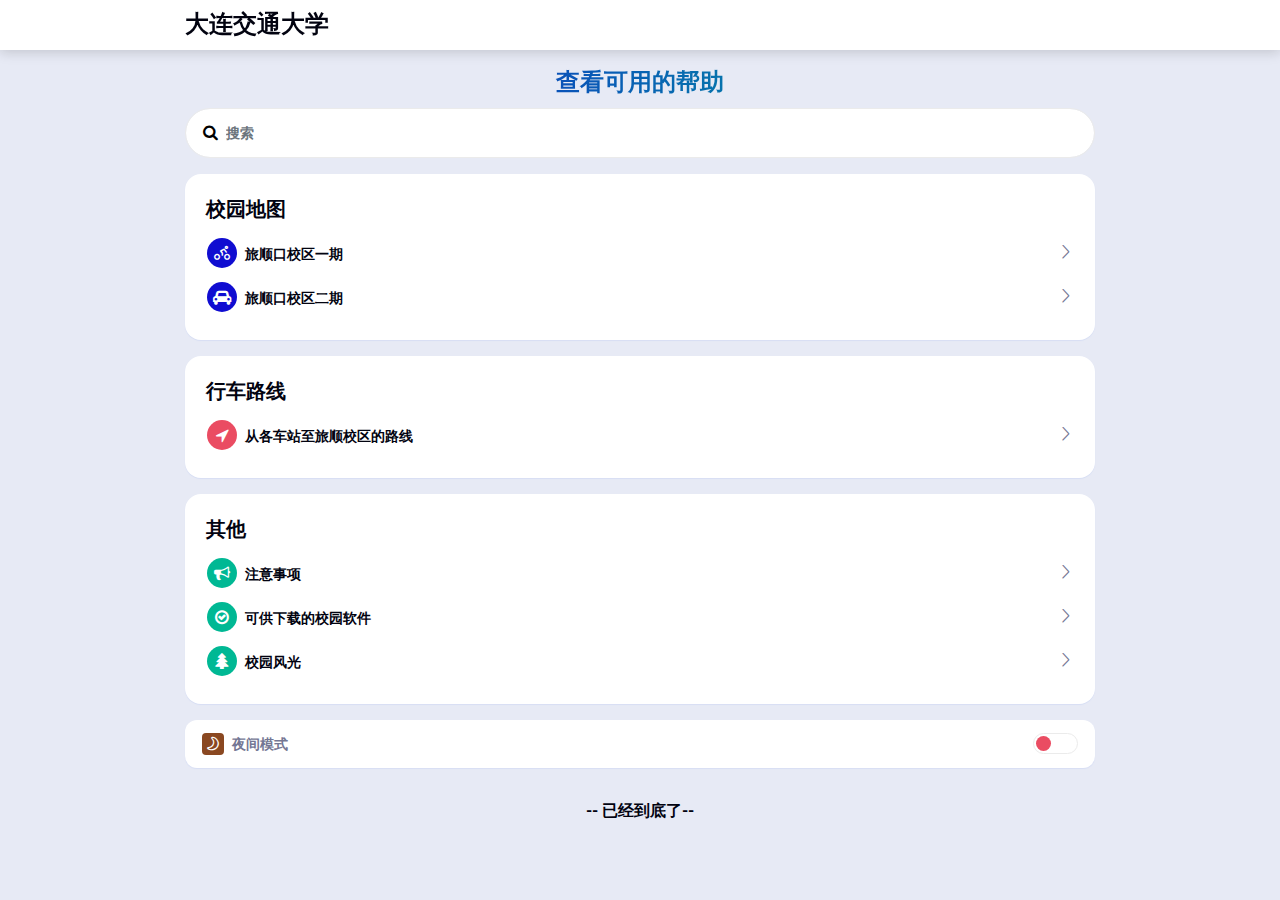
<file: index.html>
<!DOCTYPE html>
<html>
	<head>
		<meta charset="utf-8">
		<meta name="viewport" content="width=device-width, initial-scale=1, shrink-to-fit=no">
		<meta name="description" content="">
		<meta http-equiv="X-UA-Compatible" content="IE=edge">
		<!-- The above 4 meta tags *must* come first in the head; any other head content must come *after* these tags-->
		<!-- Title-->
		<title>大连交通大学</title>
		<!-- Favicon-->
		<link rel="icon" href="img/core-img/favicon.ico">
		<!-- Stylesheet-->
		<link rel="stylesheet" href="style.css">
		<link rel="stylesheet" href="css/search.css" />
	</head>
	<body>
		<!-- Preloader-->
		<div class="preloader" id="preloader">
			<div class="spinner-grow text-secondary" role="status">
				<div class="sr-only"> 加载中...</div>
			</div>
		</div>
		<!-- Header Area-->
		<div class="header-area" id="headerArea">
			<div class="container h-100 d-flex align-items-center justify-content-between">
				<!-- Page Title-->
				<div class="page-heading">
					<h4 class="mb-0">大连交通大学</h4>
				</div>
				<!-- Navbar Toggler-->
				<a href="scene.html" style="color: white;"> 关于</a>
			</div>
		</div>
		<div class="page-content-wrapper">
			<div class="container">
				<!-- Support Wrapper-->
				<div class="support-wrapper py-3">
					<h4 class="faq-heading text-center">查看可用的帮助</h4>
					<!-- Search Form-->
					<div>
						<form class="faq-search-form" action="#">
							<input class="form-control" type="search" name="search" placeholder="搜索" id="searchbar">
							<button type="submit"><i class="fa fa-search"></i></button>
						</form>
						<ul class="type-ahead__suggestions hidden" id="resultbar"></ul>
					</div>
					<!-- Accordian Area Wrapper-->
					<div class="accordian-area-wrapper mt-3">
						<!-- Accordian Card-->
						<div class="card accordian-card clearfix">
							<div class="card-body">
								<h5 class="accordian-title">校园地图</h5>
								<div class="accordion" id="accordionExample">
									<!-- Single Accordian-->
									<div class="accordian-header" id="headingOne">
										<button class="d-flex align-items-center justify-content-between w-100 collapsed btn" type="button"
										 data-toggle="collapse" data-target="#collapseOne" aria-expanded="false" aria-controls="collapseOne"><span><i
												 class="lni lni-bi-cycle"></i>旅顺口校区一期</span><i class="lni lni-chevron-right"></i></button>
									</div>
									<div class="collapse" id="collapseOne" aria-labelledby="headingOne" data-parent="#accordionExample">
										<a href="map1.html">
											<p>学院分布：机械工程学院（2019级），机车车辆工程学院（2019级），电气信息工程学院（2019级），软件学院，信息学院<br>
												<text style="font-family: 'arial rounded mt bold'; color: #007BFF;">点击查询地图&nbsp;&gt;</text>
											</p>
										</a>
									</div>
									<!-- Single Accordian-->
									<div class="accordian-header" id="headingTwo">
										<button class="d-flex align-items-center justify-content-between w-100 collapsed btn" type="button"
										 data-toggle="collapse" data-target="#collapseTwo" aria-expanded="false" aria-controls="collapseTwo"><span><i
												 class="fa fa-car" aria-hidden="true"></i>旅顺口校区二期</span><i class="lni lni-chevron-right"></i></button>
									</div>
									<div class="collapse" id="collapseTwo" aria-labelledby="headingTwo" data-parent="#accordionExample">
										<a href="map2.html">
											<p>学院分布：材料科学与工程学院（2019级），交通运输学院（2019级），土木学院（2019级），环境与化学工程学院（2019级），经济管理学院，艺术设计学院，理学院，外国语学院，国际教育学院，远交大交通学院<br>
												<text style="font-family: 'arial rounded mt bold'; color: #007BFF;">点击查询地图&nbsp;&gt;</text>
											</p>
										</a>
									</div>
								</div>
							</div>
						</div>
					</div>
					<!-- Accordian Area Wrapper-->
					<div class="accordian-area-wrapper mt-3">
						<!-- Accordian Card-->
						<div class="card accordian-card seller-card clearfix">
							<div class="card-body">
								<h5 class="accordian-title">行车路线</h5>
								<div class="accordion" id="accordionExample2">
									<!-- Single Accordian-->
									<div class="accordian-header" id="headingThree">
										<button class="d-flex align-items-center justify-content-between w-100 collapsed btn" type="button"
										 data-toggle="collapse" data-target="#collapseThree" aria-expanded="false" aria-controls="collapseThree"><span><i
												 class="fa fa-location-arrow" aria-hidden="true"></i>从各车站至旅顺校区的路线</span><i class="lni lni-chevron-right"></i></button>
									</div>
									<div class="collapse" id="collapseThree" aria-labelledby="headingThree" data-parent="#accordionExample2">
										<a href="routines.html">
											<p>疫情期间，注意防护。 <text style="color: #007BFF;">查看路线图 &nbsp;&gt;</text></p>
										</a>
									</div>
								</div>
							</div>
						</div>
					</div>
					<!-- Accordian Area Wrapper-->
					<div class="accordian-area-wrapper mt-3">
						<!-- Accordian Card-->
						<div class="card accordian-card others-card clearfix">
							<div class="card-body">
								<h5 class="accordian-title">其他</h5>
								<div class="accordion" id="accordionExample3">
									<!-- Single Accordian-->
									<div class="accordian-header" id="headingFour">
										<a href="info.html">
											<button class="d-flex align-items-center justify-content-between w-100 collapsed btn" type="button"
											 aria-expanded="false"><span><i class="fa fa-bullhorn" aria-hidden="true"></i>注意事项</span><i class="lni lni-chevron-right"></i></button>
										</a>
									</div>
									<!-- Single Accordian-->

									<div class="accordian-header" id="headingFive">
										<a href="applist.html">
											<button class="d-flex align-items-center justify-content-between w-100 collapsed btn" type="button"
											 aria-expanded="false"><span><i class="fa fa-check-circle-o" aria-hidden="true"></i>可供下载的校园软件</span><i class="lni lni-chevron-right"></i></button>
										</a>
									</div>

									<!-- Single Accordian-->
									<div class="accordian-header" id="headingSix">
										<a href="scene.html">
											<button class="d-flex align-items-center justify-content-between w-100 collapsed btn" type="button"
											 aria-expanded="false"><span><i class="fa fa-tree" aria-hidden="true"></i>校园风光</span><i class="lni lni-chevron-right"></i></button>
										</a>
									</div>
								</div>
							</div>
						</div>
					</div>
				</div>
				<div class="card settings-card">
					<div class="card-body">
						<!-- Single Settings-->
						<div class="single-settings d-flex align-items-center justify-content-between">
							<div class="title"><i class="lni lni-night"></i><span><font style="font-family: 'arial rounded mt bold';font-weight: 600;">夜间模式</font></span></div>
							<div class="data-content">
								<div class="toggle-button-cover">
									<div class="button r">
										<input class="checkbox" id="darkSwitch" type="checkbox">
										<div class="knobs"></div>
										<div class="layer"></div>
									</div>
								</div>
							</div>
						</div>
					</div>
				</div>
				<br>
				<h6 align="center">-- 已经到底了--</h6>
			</div>
		</div>
		<!-- All JavaScript Files-->
		<script src="js/jquery.min.js"></script>
		<script src="js/popper.min.js"></script>
		<script src="js/bootstrap.min.js"></script>
		<script src="js/waypoints.min.js"></script>
		<script src="js/jquery.easing.min.js"></script>
		<script src="js/owl.carousel.min.js"></script>
		<script src="js/jquery.animatedheadline.min.js"></script>
		<script src="js/wow.min.js"></script>
		<script src="js/jarallax.min.js"></script>
		<script src="js/default/dark-mode-switch.js"></script>
		<script src="js/default/active.js"></script>
		<script src="js/search.js"></script>
	</body>
</html>
</file>
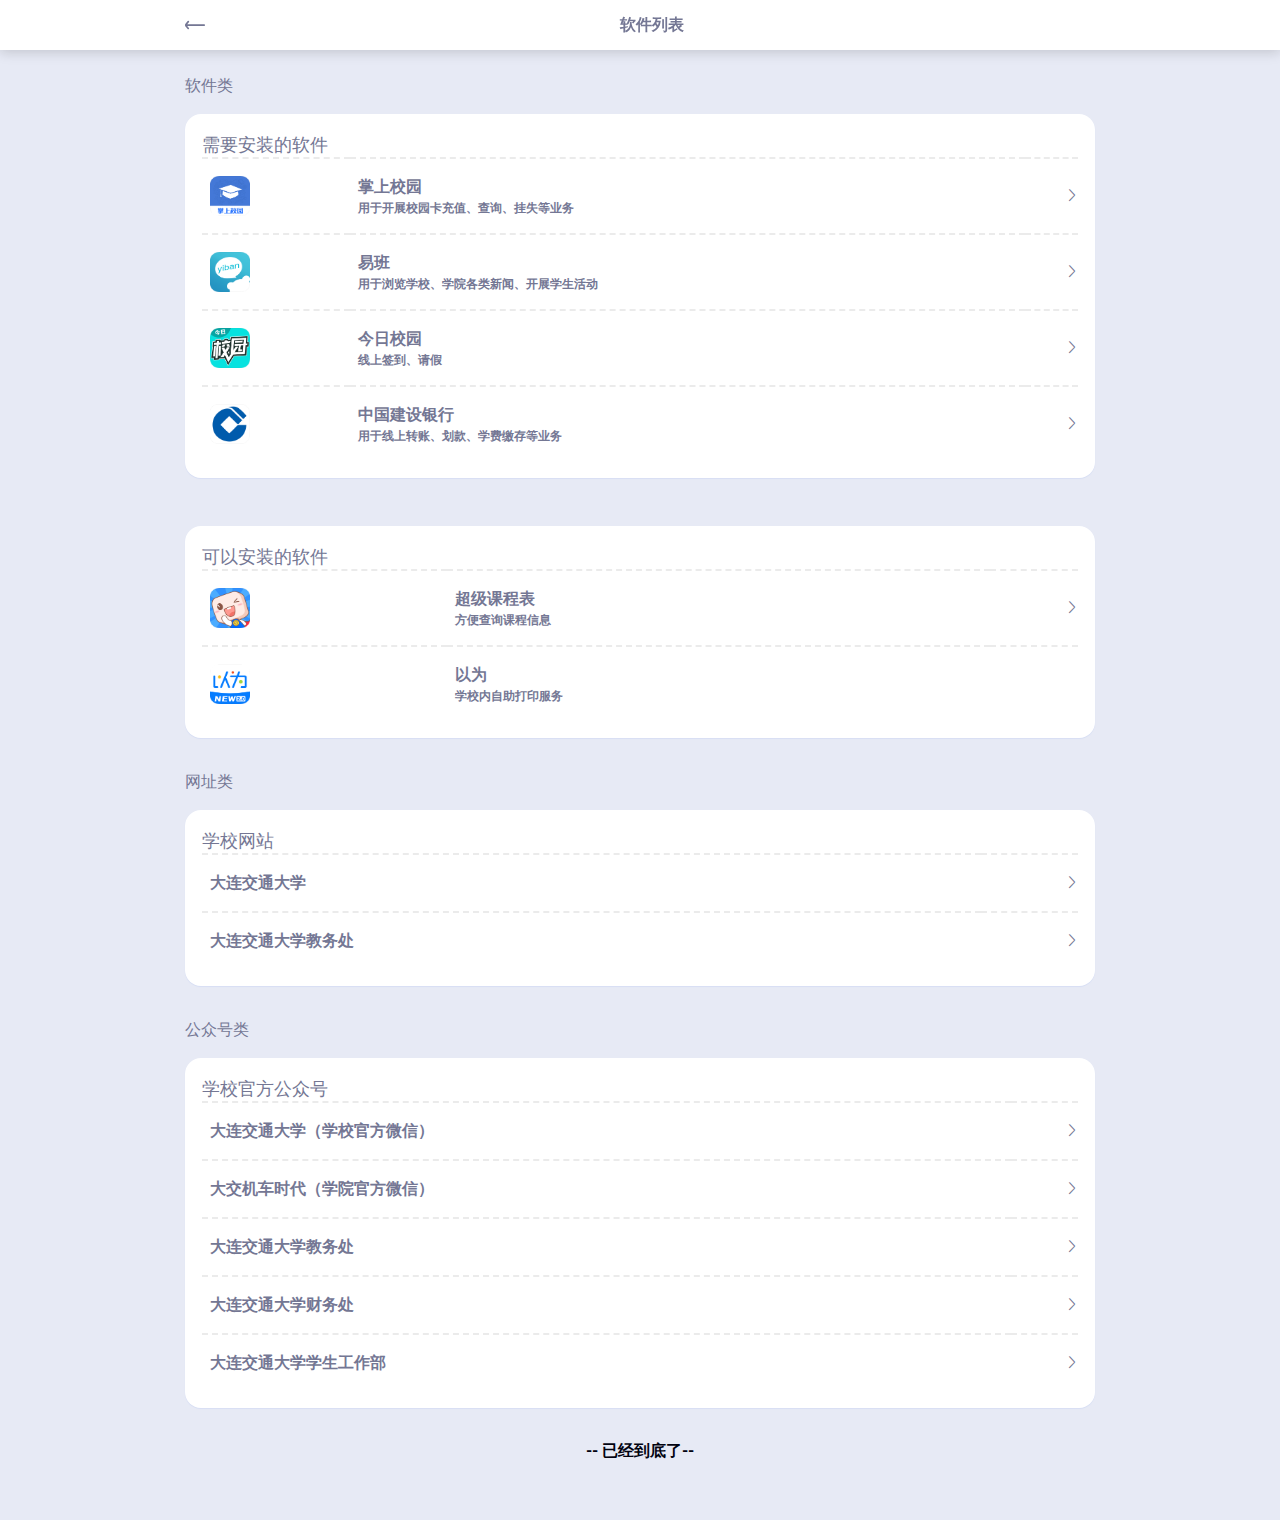
<file: applist.html>
<!DOCTYPE html>
<html>
	<head>
		<meta charset="utf-8">
		<meta name="viewport" content="width=device-width, initial-scale=1, shrink-to-fit=no">
		<meta name="description" content="">
		<meta http-equiv="X-UA-Compatible" content="IE=edge">
		<!-- The above 4 meta tags *must* come first in the head; any other head content must come *after* these tags-->
		<!-- Title-->
		<title>软件列表</title>
		<!-- Favicon-->
		<link rel="icon" href="img/core-img/favicon.ico">
		<!-- Stylesheet-->
		<link rel="stylesheet" href="style.css">
	</head>
	<body>
		<!-- Preloader-->
		<div class="preloader" id="preloader">
			<div class="spinner-grow text-secondary" role="status">
				<div class="sr-only">加载中...</div>
			</div>
		</div>
		<!-- Header Area-->
		<div class="header-area" id="headerArea">
			<div class="container h-100 d-flex align-items-center justify-content-between">
				<!-- Back Button-->
				<div class="back-button"><a href="index.html"><i class="lni lni-arrow-left"></i></a></div>
				<!-- Page Title-->
				<div class="page-heading">
					<h6 class="mb-0">
						<font size="3">软件列表</font>
					</h6>
				</div>
				<!-- Navbar Toggler-->
				<div><span></span><span></span><span></span></div>
			</div>
		</div>
		<div class="page-content-wrapper">
			<div class="container">
				<!-- app Wrapper-->
				<br>
				<text>软件类</text>
				<div class="cart-wrapper-area py-3">
					<div class="cart-table card mb-3">
						<div class="table-responsive card-body">
							<table class="table mb-0">
								<tbody>
									<tr>
										<font size="4"> 需要安装的软件</font>
									</tr>
									<tr>
										<th scope="row"><img src="assert/app/zhang.png" alt="" style="border: none;"></th>
										<td><a href="appdetail/zhangdetail.html" style="table-layout:fixed;"><span>
													<font size="3"> 掌上校园</font> <br>用于开展校园卡充值、查询、挂失等业务
												</span></a></td>
										<td align="right" style="padding-right: 0rem;">
											<div class="quantity">
												<i class="lni lni-chevron-right"></i>
											</div>
										</td>
									</tr>
									<tr>
										<th scope="row"><img src="assert/app/yi.png" alt="" style="border: none;"></th>
										<td><a href="appdetail/yidetail.html" style="table-layout:fixed;"><span>
													<font size="3"> 易班</font> <br>用于浏览学校、学院各类新闻、开展学生活动
												</span></a></td>
										<td align="right" style="padding-right: 0rem;">
											<div class="quantity">
												<i class="lni lni-chevron-right"></i>
											</div>
										</td>
									</tr>
									<tr>
										<th scope="row"><img src="assert/app/jrxy.png" alt="" style="border: none;"></th>
										<td><a href="appdetail/jindetail.html" style="table-layout:fixed;"><span>
													<font size="3"> 今日校园</font> <br> 线上签到、请假
												</span></a></td>
										<td align="right" style="padding-right: 0rem;">
											<div class="quantity">
												<i class="lni lni-chevron-right"></i>
											</div>
										</td>
									</tr>
									<tr>
										<th scope="row"><img src="assert/app/jian.png" alt="" style="border: none;"></th>
										<td><a href="appdetail/jiandetail.html" style="table-layout:fixed;"><span>
													<font size="3"> 中国建设银行</font> <br>用于线上转账、划款、学费缴存等业务
												</span></a></td>
										<td align="right" style="padding-right: 0rem;">
											<div class="quantity">
												<i class="lni lni-chevron-right"></i>
											</div>
										</td>
									</tr>

									<!--tr>
                    <th scope="row"><a class="remove-product" href="#"><i class="lni lni-close"></i></a></th>
                    <td><img src="assert/app/yi.png" alt=""></td>
                    <td><a href="index.html">Bluetooth Speaker<span>$9.87 × 2</span></a></td>
                    <td>
                      <div class="quantity">
                        <input class="qty-text" type="text" value="2">
                      </div>
                    </td>
                  </tr-->
								</tbody>
							</table>
						</div>
					</div>
				</div>
				<div class="cart-wrapper-area py-3">
					<div class="cart-table card mb-3">
						<div class="table-responsive card-body">
							<table class="table mb-0">
								<tbody>
									<tr>
										<font size="4"> 可以安装的软件</font>
									</tr>
									<tr>
										<th scope="row"><img src="assert/app/chao.png" alt="" style="border: none;"></th>
										<td><a href="http://www.super.cn" style="table-layout:fixed;"><span>
													<font size="3"> 超级课程表</font> <br>方便查询课程信息
												</span></a></td>
										<td align="right" style="padding-right: 0rem;">
											<div class="quantity">
												<i class="lni lni-chevron-right"></i>
											</div>
										</td>
									</tr>
									<tr>
										<th scope="row"><img src="assert/app/wei.png" alt="" style="border: none;"></th>
										<td><a href="#" style="table-layout:fixed;"><span>
													<font size="3"> 以为</font> <br>学校内自助打印服务
												</span></a></td>
										<td align="right" style="padding-right: 0rem;">
											<div class="quantity">
												
											</div>
										</td>
									</tr>
								</tbody>
							</table>
						</div>
					</div>
				</div>
				<text> 网址类</text>
				<div class="cart-wrapper-area py-3">
					<div class="cart-table card mb-3">

						<div class="table-responsive card-body">
							<table class="table mb-0">
								<tbody>
									<tr>
										<font size="4"> 学校网站</font>
									</tr>
									<tr>

										<th scope="row"><a href="http://www.djtu.edu.cn" style="table-layout:fixed;"><span>
													<font size="3"> 大连交通大学</font>
												</span></a></th>
										<td align="right" style="padding-right: 0rem;">
											<div class="quantity">
												<i class="lni lni-chevron-right"></i>
											</div>
										</td>
									</tr>
									<tr>
										<th scope="row"><a href="http://jw.djtu.edu.cn/homepage/index.do" style="table-layout:fixed;"><span>
													<font size="3"> 大连交通大学教务处</font>
												</span></a></th>
										<td align="right" style="padding-right: 0rem;">
											<div class="quantity">
												<i class="lni lni-chevron-right"></i>
											</div>
										</td>
									</tr>
								</tbody>
							</table>
						</div>
					</div>
				</div>
				<text> 公众号类</text>
				<div class="cart-wrapper-area py-3">
					<div class="cart-table card mb-3">

						<div class="table-responsive card-body">
							<table class="table mb-0">
								<tbody>
									<tr>
										<font size="4"> 学校官方公众号</font>
									</tr>
									<tr>

										<th scope="row"><a href="http://mp.weixin.qq.com/mp/getmasssendmsg?__biz=MzA4NzA4MzM2Mw==#wechat_redirect"
											 style="table-layout:fixed;"><span>
													<font size="3"> 大连交通大学（学校官方微信）</font>
												</span></a></th>
										<td align="right" style="padding-right: 0rem;">
											<div class="quantity">
												<i class="lni lni-chevron-right"></i>
											</div>
										</td>
									</tr>
									<tr>
										<th scope="row"><a href="https://mp.weixin.qq.com/mp/profile_ext?action=home&__biz=MzAwNTAzMzIxMA==&scene=124#wechat_redirect"
											 style="table-layout:fixed;"><span>
													<font size="3"> 大交机车时代（学院官方微信）</font>
												</span></a></th>
										<td align="right" style="padding-right: 0rem;">
											<div class="quantity">
												<i class="lni lni-chevron-right"></i>
											</div>
										</td>
									</tr>
									<tr>
										<th scope="row"><a href="https://mp.weixin.qq.com/mp/profile_ext?action=home&__biz=MzI4NTU3ODIyOA==&scene=124#wechat_redirect"
											 style="table-layout:fixed;"><span>
													<font size="3"> 大连交通大学教务处</font>
												</span></a></th>
										<td align="right" style="padding-right: 0rem;">
											<div class="quantity">
												<i class="lni lni-chevron-right"></i>
											</div>
										</td>
									</tr>
									<tr>
										<th scope="row"><a href="https://mp.weixin.qq.com/mp/profile_ext?action=home&__biz=MzAwNzM2NTk5MA==&scene=124#wechat_redirect"
											 style="table-layout:fixed;"><span>
													<font size="3"> 大连交通大学财务处</font>
												</span></a></th>
										<td align="right" style="padding-right: 0rem;">
											<div class="quantity">
												<i class="lni lni-chevron-right"></i>
											</div>
										</td>
									</tr>
									<tr>
										<th scope="row"><a href="https://mp.weixin.qq.com/mp/profile_ext?action=home&__biz=MzUyNDk3OTQ5Mw==&scene=124#wechat_redirect"
											 style="table-layout:fixed;"><span>
													<font size="3"> 大连交通大学学生工作部</font>
												</span></a></th>
										<td align="right" style="padding-right: 0rem;">
											<div class="quantity">
												<i class="lni lni-chevron-right"></i>
											</div>
										</td>
									</tr>
								</tbody>
							</table>
						</div>
					</div>
				</div>
				<h6 align="center">-- 已经到底了--</h6>
			</div>
		</div>
		<!-- All JavaScript Files-->
		<script src="js/jquery.min.js"></script>
		<script src="js/popper.min.js"></script>
		<script src="js/bootstrap.min.js"></script>
		<script src="js/waypoints.min.js"></script>
		<script src="js/jquery.easing.min.js"></script>
		<script src="js/owl.carousel.min.js"></script>
		<script src="js/jquery.animatedheadline.min.js"></script>
		<script src="js/jquery.counterup.min.js"></script>
		<script src="js/wow.min.js"></script>
		<script src="js/default/dark-mode-switch.js"></script>
		<script src="js/default/active.js"></script>
	</body>
</html>
</file>
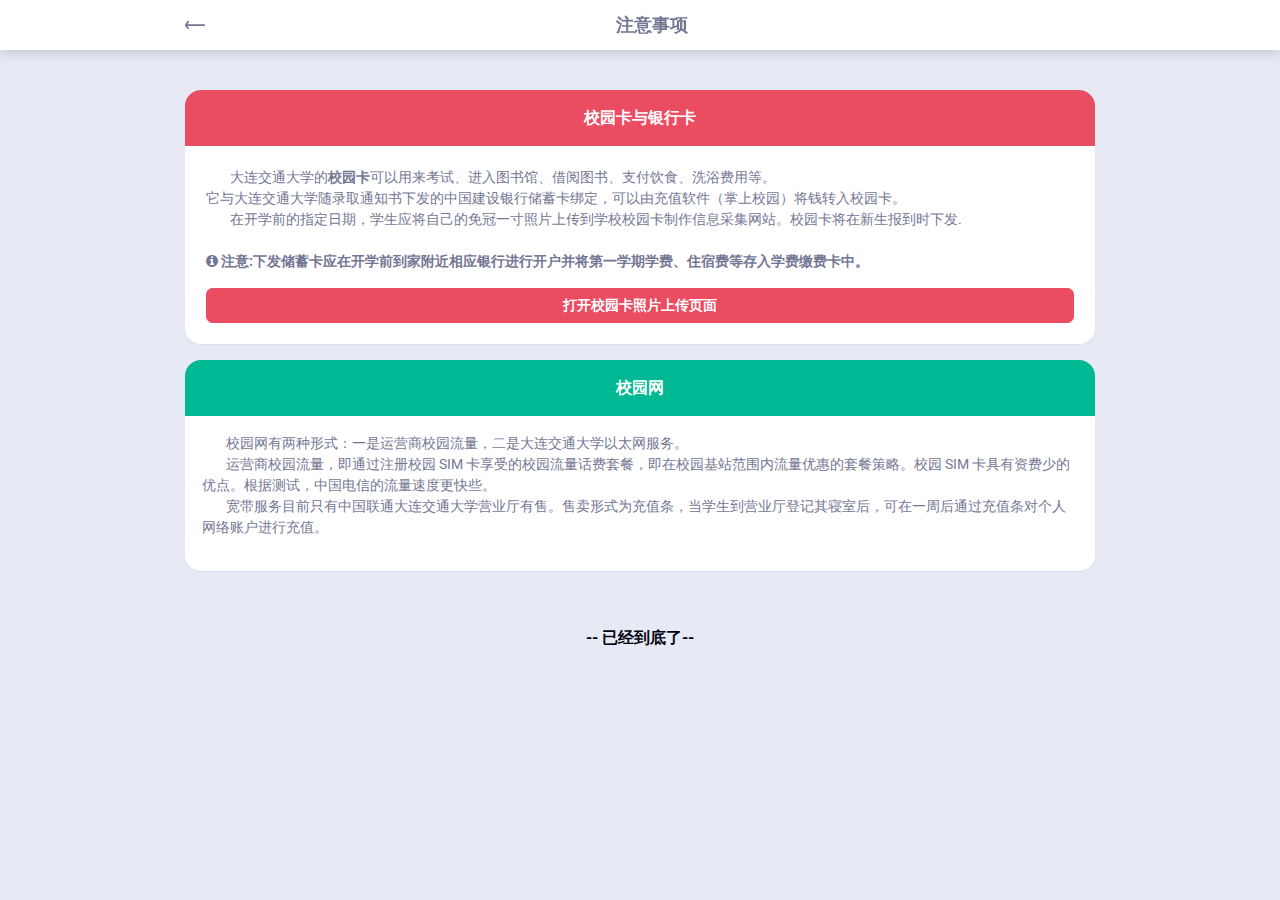
<file: info.html>
<!DOCTYPE html>
<html>
  <head>
    <meta charset="utf-8">
    <meta name="viewport" content="width=device-width, initial-scale=1, shrink-to-fit=no">
    <meta name="description" content="">
    <meta http-equiv="X-UA-Compatible" content="IE=edge">
    <!-- The above 4 meta tags *must* come first in the head; any other head content must come *after* these tags-->
    <!-- Title-->
    <title>注意事项</title>
    <!-- Favicon-->
    <link rel="icon" href="img/core-img/favicon.ico">
    <!-- Stylesheet-->
    <link rel="stylesheet" href="style.css">
  </head>
  <body>
    <!-- Preloader-->
    <div class="preloader" id="preloader">
      <div class="spinner-grow text-secondary" role="status">
        <div class="sr-only">加载中...</div>
      </div>
    </div>
    <!-- Header Area-->
    <div class="header-area" id="headerArea">
      <div class="container h-100 d-flex align-items-center justify-content-between">
        <!-- Back Button-->
        <div class="back-button"><a href="index.html"><i class="lni lni-arrow-left"></i></a></div>
        <!-- Page Title-->
        <div class="page-heading">
          <h6 class="mb-0"><font size="4">注意事项</font></h6>
        </div>
        <!-- Navbar Toggler-->
        <div><span></span><span><span></span></span><span></span></div>
      </div>
    </div>
      <!-- Go Back Button-->
      <div class="go-home-btn"><i class="lni lni-arrow-left"></i></div>
    </div>
    <div class="page-content-wrapper">
      <div class="container">
        <!-- Checkout Wrapper-->
        <div class="checkout-wrapper-area py-3">
          <!-- ID Cards-->
          <div class="billing-information-card mb-3">
            <div class="card billing-information-title-card bg-danger">
              <div class="card-body">
                <h6 class="text-center mb-0 text-white">校园卡与银行卡</h6>
              </div>
            </div>
            <div class="card user-data-card">
              <div class="card-body">                                   
                <!--div class="single-profile-data d-flex align-items-center justify-content-between">
                  <div class="title d-flex align-items-center"><i class="lni lni-user"></i><span>Full Name</span></div>
                  <div class="data-content">SUHA JANNAT</div>
                </div-->
                <p>
					&nbsp;&nbsp;&nbsp;&nbsp;&nbsp;&nbsp;&nbsp;
					大连交通大学的<b>校园卡</b>可以用来考试、进入图书馆、借阅图书、支付饮食、洗浴费用等。<br>
					它与大连交通大学随录取通知书下发的中国建设银行储蓄卡绑定，可以由充值软件（掌上校园）将钱转入校园卡。<br>
					&nbsp;&nbsp;&nbsp;&nbsp;&nbsp;&nbsp;&nbsp;
					在开学前的指定日期，学生应将自己的免冠一寸照片上传到学校校园卡制作信息采集网站。校园卡将在新生报到时下发.<br>
					<br>
					<i class="fa fa-info-circle" aria-hidden="true"></i>
					<b>注意:下发储蓄卡应在开学前到家附近相应银行进行开户并将第一学期学费、住宿费等存入学费缴费卡中。</b>
				</p>
                <!-- Edit Address--><a class="btn btn-danger w-100" href="http://ykt.djtu.edu.cn">打开校园卡照片上传页面</a>
              </div>
            </div>
          </div>
          <!-- Campus net-->
          <div class="shipping-method-choose mb-3">
            <div class="card shipping-method-choose-title-card bg-success">
              <div class="card-body">
                <h6 class="text-center mb-0 text-white">校园网</h6>
              </div>
            </div>
            <div class="card shipping-method-choose-card">
              <div class="card-body">
                <div class="shipping-method-choose">
                  <!--ul>
                    <li>
                      <input id="fastShipping" type="radio" name="selector" checked>
                      <label for="fastShipping">Fast Shipping<span>1 days delivary for $1</span></label>
                      <div class="check"></div>
                    </li>
                  </ul-->
				  <p>
					&nbsp;&nbsp;&nbsp;&nbsp;&nbsp;&nbsp;&nbsp;
					校园网有两种形式：一是运营商校园流量，二是大连交通大学以太网服务。<br>
					&nbsp;&nbsp;&nbsp;&nbsp;&nbsp;&nbsp;&nbsp;
					运营商校园流量，即通过注册校园 SIM 卡享受的校园流量话费套餐，即在校园基站范围内流量优惠的套餐策略。校园 SIM 卡具有资费少的优点。根据测试，中国电信的流量速度更快些。<br>
					&nbsp;&nbsp;&nbsp;&nbsp;&nbsp;&nbsp;&nbsp;
					宽带服务目前只有中国联通大连交通大学营业厅有售。售卖形式为充值条，当学生到营业厅登记其寝室后，可在一周后通过充值条对个人网络账户进行充值。
				  </p>
                </div>
              </div>
            </div>
          </div>
        </div>
      </div>
	  <br>
	  <h6 align="center">-- 已经到底了--</h6>
    </div>
    <!-- All JavaScript Files-->
    <script src="js/jquery.min.js"></script>
    <script src="js/popper.min.js"></script>
    <script src="js/bootstrap.min.js"></script>
    <script src="js/waypoints.min.js"></script>
    <script src="js/jquery.easing.min.js"></script>
    <script src="js/owl.carousel.min.js"></script>
    <script src="js/jquery.animatedheadline.min.js"></script>
    <script src="js/jquery.counterup.min.js"></script>
    <script src="js/wow.min.js"></script>
    <script src="js/jarallax.min.js"></script>
    <script src="js/jarallax-video.min.js"></script>
    <script src="js/default/jquery.passwordstrength.js"></script>
    <script src="js/default/dark-mode-switch.js"></script>
    <script src="js/default/active.js"></script>
  </body>
</html>
</file>
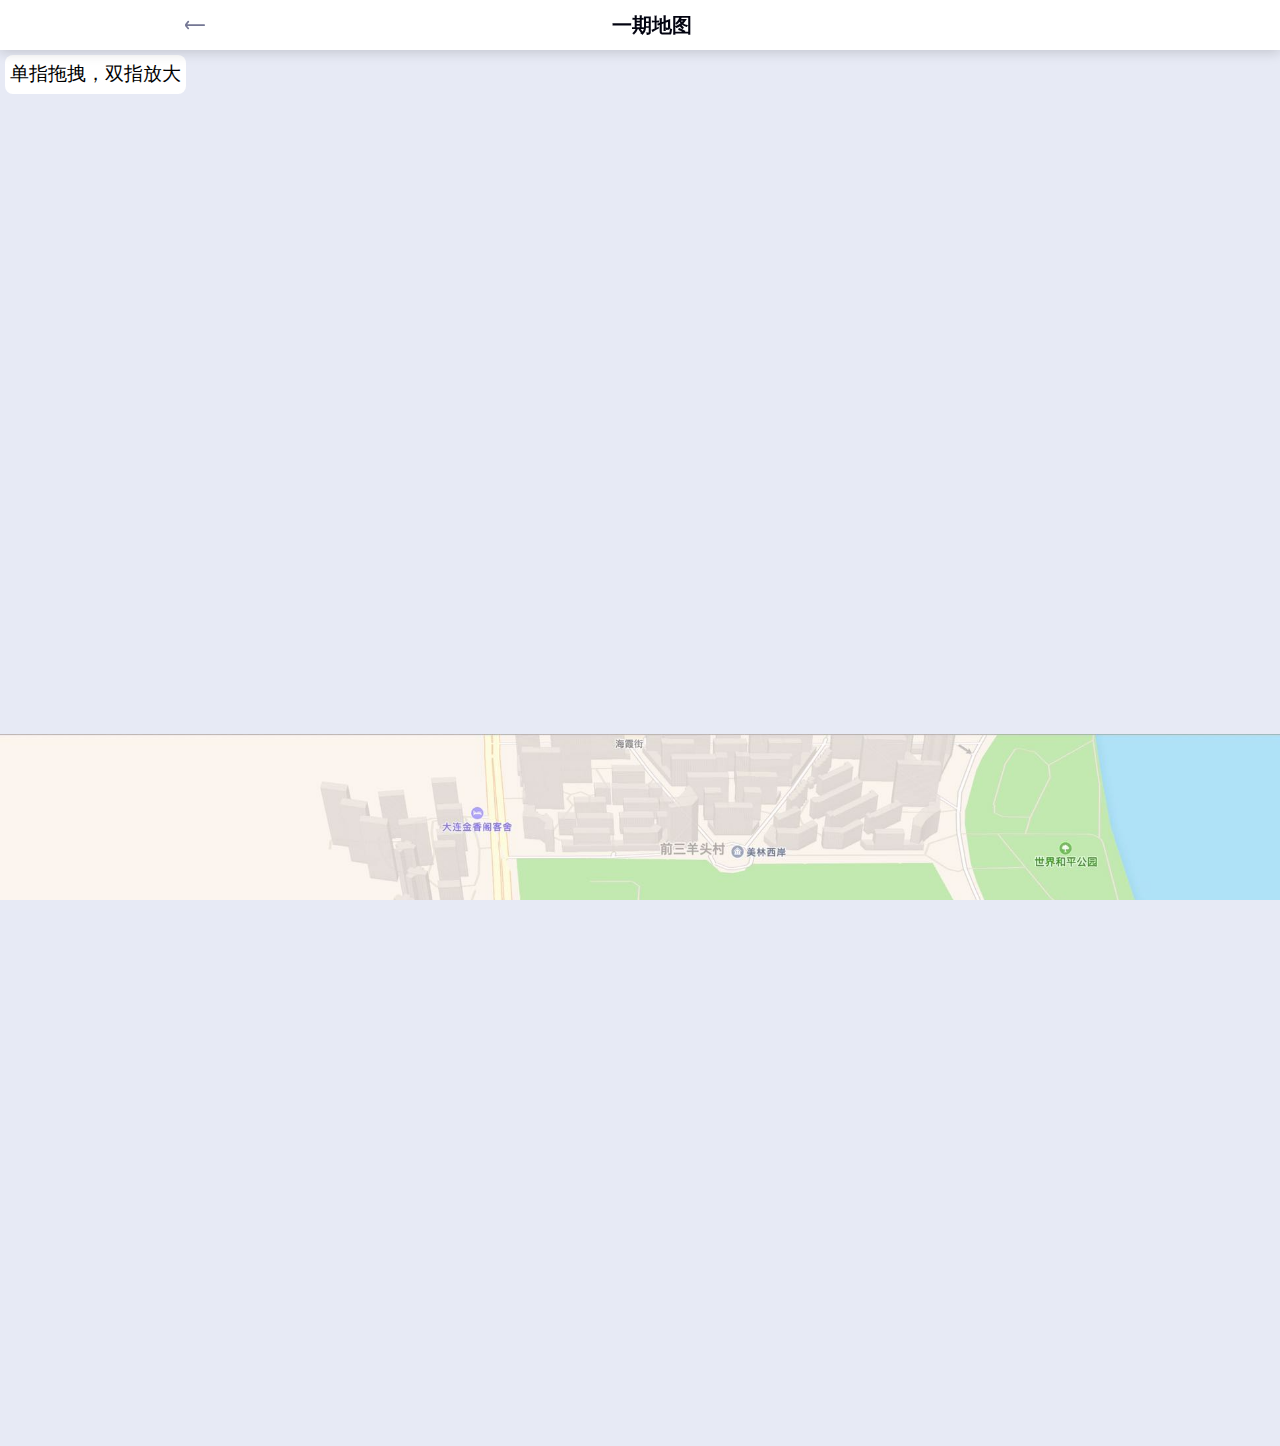
<file: map1.html>
<!DOCTYPE HTML>
<html>
	<head>
		<meta charset="utf-8">
		<meta name="viewport" content="width=device-width, initial-scale=1, shrink-to-fit=no">
		<meta name="description" content="">
		<meta http-equiv="X-UA-Compatible" content="IE=edge">
		<!-- The above 4 meta tags *must* come first in the head; any other head content must come *after* these tags-->
		<!-- Title-->
		<title> 一期地图</title>
		<!-- Favicon-->
		<link rel="icon" href="img/core-img/favicon.ico">
		<!-- Stylesheet-->
		<link rel="stylesheet" href="style.css">
		<style>
			html,body{
				overflow: hidden;
				height: 100%;
			}
		</style>
	</head>
	<body>
		<!--Preloader
		<div class="preloader" id="preloader">
			<div class="spinner-grow text-secondary" role="status">
				<div class="sr-only"> 加载中...</div>
			</div>
		</div-->
		<!-- Header Area-->
		<div class="header-area" id="headerArea">
			<div class="container h-100 d-flex align-items-center justify-content-between">
				<!-- Back Button-->
				<div class="back-button"><a href="index.html"><i class="lni lni-arrow-left"></i></a></div>
				<!-- Page Title-->
				<div class="page-heading">
					<h5 class="mb-0">一期地图</h5>
				</div>
				<!-- Navbar Toggler-->
				<div><span></span><span></span><span></span></div>
			</div>
		</div>
		<div style="height: 100%;">
			<div class="page-content-wrapper">
				<div style="font-size: larger;color: black;background-color: white;border-radius: 0.5rem;padding:0.3125rem;margin-top: 0.3125rem;margin-left: 0.3125rem;float: left;"> 单指拖拽，双指放大</div>
				<div id="scale">
					<img id="img1" src="./assert/map1.png" alt="" style="padding-top: 50%;">
				</div>
			</div>
		</div>
		<script src="js/hammer.min.js"></script>
		<script type="text/javascript">
			function point2D(x, y) {
				return {
					x: x,
					y: y
				};
			}

			var reqAnimationFrame = (function() {
				return window[Hammer.prefixed(window, 'requestAnimationFrame')] || function(callback) {
					window.setTimeout(callback, 1000 / 60);
				};
			})();


			var tMatrix = [1, 0, 0, 1, 0, 0] //x缩放，无，无，y缩放，x平移，y平移

			var initScale = 1; //初始化scale
			var el = document.getElementById("img1"); //获取元素
			var mc = new Hammer.Manager(el)
			var ticking = false
			var poscenter = point2D(0, 0); //缓存双指的中心坐标
			var duration = ''; //设置过渡效果，用于双击缩放效果
			var lastTranslate = point2D(0, 0); //记录上次的偏移值
			var lastcenter = point2D(el.offsetWidth / 2, el.offsetHeight / 2) //图像的中心点，用于对比双指中心点

			var center = lastcenter
			mc.add(new Hammer.Pan({
				threshold: 0,
				pointers: 1
			}))
			mc.add(new Hammer.Pinch({
				threshold: 0
			}))
			mc.add(new Hammer.Tap({
				event: 'doubletap',
				taps: 2
			}));
			mc.on("panmove", onPan);
			mc.on("panstart", onPanStart)
			mc.on("pinchmove", onPinch);
			mc.on("pinchstart", onPinchStart);
			mc.on("doubletap", onDoubleTap);
			mc.on("pinchend", onPinchEnd);

			function onPanStart(ev) {
				lastTranslate = point2D(tMatrix[4], tMatrix[5]) //缓存上一次的偏移值
			}

			function onPinchEnd(ev) {
				var nowScale = tMatrix[0];
				//最大放大倍数
				var maxScale = 4;
				//如果现在放大倍数大于最大放大倍数
				if (nowScale > maxScale) {
					tMatrix[0] = tMatrix[3] = maxScale
				}
				requestElementUpdate('pinchend');
			}

			function onPan(ev) {
				duration = ''
				el.className = ''
				tMatrix[4] = lastTranslate.x + ev.deltaX
				tMatrix[5] = lastTranslate.y + ev.deltaY
				requestElementUpdate('onpan');

			}

			function onPinchStart(ev) {
				duration = '';
				lastTranslate = point2D(tMatrix[4], tMatrix[5]) //记录上一次的偏移值
				initScale = tMatrix[0] || 1;
				poscenter = point2D(ev.center.x, ev.center.y)

				lastcenter = point2D(center.x + lastTranslate.x, center.y + lastTranslate.y) //重新计算放大后的中心坐标
				poscenter = point2D(ev.center.x - lastcenter.x, ev.center.y - lastcenter.y)
				console.log("center", lastcenter.x, lastcenter.y)

				requestElementUpdate('onpinchStart');
			}

			function onPinch(ev) {
				var nowScale = tMatrix[0] = tMatrix[3] = initScale * ev.scale;
				var composscal = (1 - ev.scale)
				//tMatrix[4] = poscenter.x - ((poscenter.x - lastcenter.x) *  ev.scale + lastcenter.x)  + lastTranslate.x//最后加上上一次的偏移值
				//tMatrix[5] = poscenter.y - ((poscenter.y - lastcenter.y) *  ev.scale + lastcenter.y)  + lastTranslate.y
				tMatrix[4] = (1 - ev.scale) * poscenter.x + lastTranslate.x
				tMatrix[5] = (1 - ev.scale) * poscenter.y + lastTranslate.y
				requestElementUpdate('onpinch');
			}

			function onDoubleTap(ev) {
				duration = ".3s ease all";
				var nowScale = tMatrix[0];
				if (nowScale != 1 || tMatrix[4] != 0) {
					//scale不等于1，要重回1
					tMatrix[0] = tMatrix[3] = 1;
					tMatrix[4] = tMatrix[5] = 0;
				} else {
					var pointer = ev.center
					var scale = 2
					tMatrix[0] = tMatrix[3] = scale
					//var last = point2D
					//tMatrix[4] = pointer.x - ((pointer.x-lastcenter.x) * scale + lastcenter.x);
					//tMatrix[5] = pointer.y - ((pointer.y-lastcenter.y) * scale + lastcenter.y);
					tMatrix[4] = (1 - scale) * (pointer.x - center.x)
					tMatrix[5] = (1 - scale) * (pointer.y - center.y)
				}
				requestElementUpdate('doubleTap');
			}

			function updateElementTransform() {
				el.style.transition = duration
				var tmp = tMatrix.join(',')
				console.log(tmp)
				el.style.transform = 'matrix(' + tmp + ')';
				ticking = false;
			}

			function requestElementUpdate() {
				arguments && console.log(arguments[0])

				if (!ticking) {
					reqAnimationFrame(updateElementTransform);
					ticking = true;
				}
			}

			/**
			初始化设置
			*/

			requestElementUpdate();
		</script>
		<script src="js/default/dark-mode-switch.js"></script>
	</body>
</html>
</file>
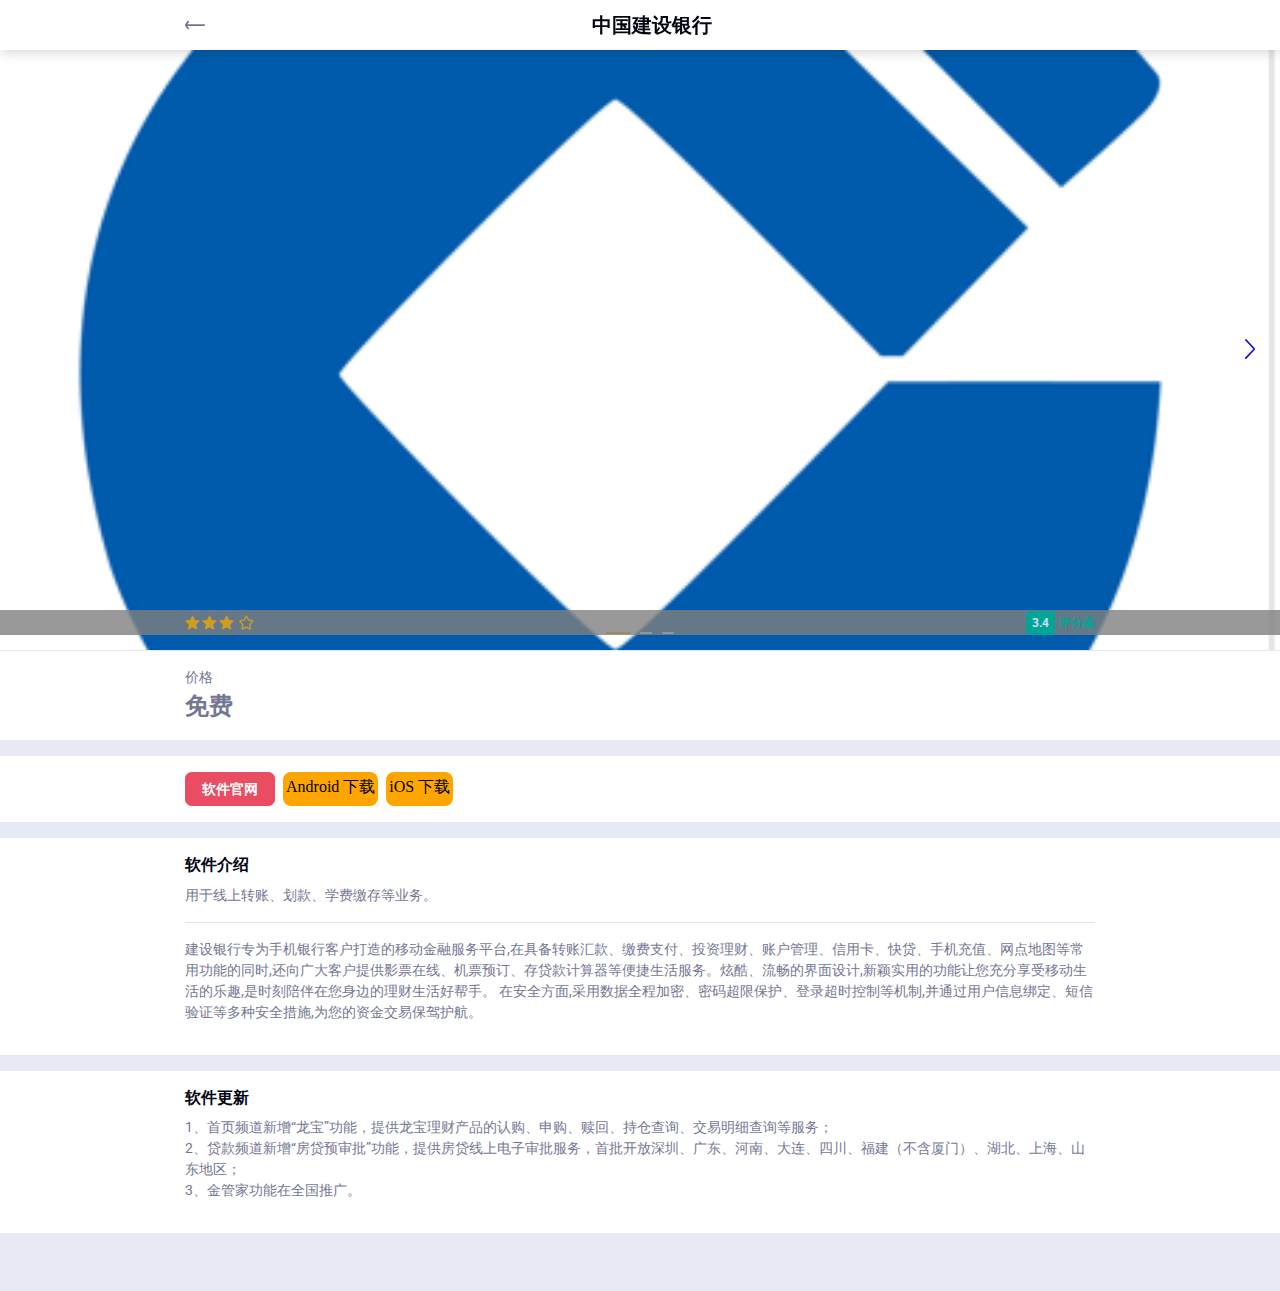
<file: appdetail/jiandetail.html>
<!DOCTYPE html>
<html>
	<head>
		<meta charset="utf-8">
		<meta name="viewport" content="width=device-width, initial-scale=1, shrink-to-fit=no">
		<meta name="description" content="">
		<meta http-equiv="X-UA-Compatible" content="IE=edge">
		<!-- The above 4 meta tags *must* come first in the head; any other head content must come *after* these tags-->
		<!-- Title-->
		<title>中国建设银行-详情</title>
		<!-- Favicon-->
		<link rel="icon" href="../img/core-img/favicon.ico">
		<!-- Stylesheet-->
		<link rel="stylesheet" href="../style.css">
	</head>
	<body>
		<!-- Preloader-->
		<div class="preloader" id="preloader">
			<div class="spinner-grow text-secondary" role="status">
				<div class="sr-only"> 加载中...</div>
			</div>
		</div>
		<!-- Header Area-->
		<div class="header-area" id="headerArea">
			<div class="container h-100 d-flex align-items-center justify-content-between">
				<!-- Back Button-->
				<div class="back-button"><a href="../applist.html"><i class="lni lni-arrow-left"></i></a></div>
				<!-- Page Title-->
				<div class="page-heading">
					<h5 class="mb-0">中国建设银行</h5>
				</div>
				<!-- Navbar Toggler-->
				<div><span></span><span></span><span></span></div>
			</div>
		</div>
		<div class="page-content-wrapper">
			<!-- Product Slides-->
			<div class="product-slides owl-carousel">
				<!-- Single Hero Slide-->
				<div class="single-product-slide" style="background-image: url('../assert/app/jian.png')"></div>
				<!-- Single Hero Slide-->
				<div class="single-product-slide" style="background-image: url('../assert/app/jian.png')"></div>
				<!-- Single Hero Slide-->
				<div class="single-product-slide" style="background-image: url('../assert/app/jian.png')"></div>
			</div>
			<div class="product-description pb-3">
				<!-- Ratings-->
				<div class="product-ratings" style="background-color: gray;opacity: 0.8;">
					<div class="container d-flex align-items-center justify-content-between">
						<div class="ratings"><i class="lni lni-star-filled"></i><i class="lni lni-star-filled"></i><i class="lni lni-star-filled"></i><i
							 class="lni lni-star-fill"></i><i class="lni lni-star"></i></div>
						<div class="total-result-of-ratings"><span>3.4</span><span>评分高</span></div>
					</div>
				</div>
			</div>
			<!-- Selection Panel-->
			<div class="selection-panel bg-white mb-3 py-3">
				<div class="container d-flex align-items-center justify-content-between">
					<!-- Choose Color-->
					<div class="choose-color-wrapper">
						<p class="mb-0">价格</p>
						<div>
							<font size="5"><b>免费</b></font>
						</div>
					</div>
				</div>
			</div>
			<!-- Add To Cart-->
			<div class="cart-form-wrapper bg-white mb-3 py-3">
				<div class="container">
					<form class="cart-form" action="#">
						<a class="btn btn-danger mr-2" href="http://www.ccb.com/cn/home/indexv3.html">软件官网</a>
						<a href="https://sj.qq.com/myapp/detail.htm?apkName=com.chinamworld.main" style="background-color: orange;border-radius: 0.5rem;color: black;padding: 0.1875rem;font-family: 'arial rounded mt bold';">
							 Android 下载
						</a>
						&nbsp;&nbsp;
						<a href="https://apps.apple.com/cn/app/中国建设银行/id391965015"
						style="background-color: orange;border-radius: 0.5rem;color: black;padding: 0.1875rem;font-family: 'arial rounded mt bold';">
							iOS 下载
						</a>
					</form>
				</div>
			</div>
			<!-- Product Specification-->
			<div class="p-specification bg-white mb-3 py-3">
				<div class="container">
					<h6>软件介绍</h6>
					<p>
						用于线上转账、划款、学费缴存等业务。
					</p>
					<hr>
					<p>
						建设银行专为手机银行客户打造的移动金融服务平台,在具备转账汇款、缴费支付、投资理财、账户管理、信用卡、快贷、手机充值、网点地图等常用功能的同时,还向广大客户提供影票在线、机票预订、存贷款计算器等便捷生活服务。炫酷、流畅的界面设计,新颖实用的功能让您充分享受移动生活的乐趣,是时刻陪伴在您身边的理财生活好帮手。
						在安全方面,采用数据全程加密、密码超限保护、登录超时控制等机制,并通过用户信息绑定、短信验证等多种安全措施,为您的资金交易保驾护航。
					</p>
				</div>
			</div>
			<div class="p-specification bg-white mb-3 py-3">
				<div class="container">
					<h6>软件更新</h6>
					<p>
						1、首页频道新增“龙宝”功能，提供龙宝理财产品的认购、申购、赎回、持仓查询、交易明细查询等服务；<br>
						2、贷款频道新增“房贷预审批”功能，提供房贷线上电子审批服务，首批开放深圳、广东、河南、大连、四川、福建（不含厦门）、湖北、上海、山东地区；<br>
						3、金管家功能在全国推广。<br>
					</p>
				</div>
			</div>
		</div>
		</div>
		<!-- All JavaScript Files-->
		<script src="../js/jquery.min.js"></script>
		<script src="../js/popper.min.js"></script>
		<script src="../js/bootstrap.min.js"></script>
		<script src="../js/waypoints.min.js"></script>
		<script src="../js/jquery.easing.min.js"></script>
		<script src="../js/owl.carousel.min.js"></script>
		<script src="../js/jquery.animatedheadline.min.js"></script>
		<script src="../js/jquery.counterup.min.js"></script>
		<script src="../js/wow.min.js"></script>
		<script src="../js/jarallax.min.js"></script>
		<script src="../js/jarallax-video.min.js"></script>
		<script src="../js/default/jquery.passwordstrength.js"></script>
		<script src="../js/default/dark-mode-switch.js"></script>
		<script src="../js/default/active.js"></script>
	</body>
</html>
</file>
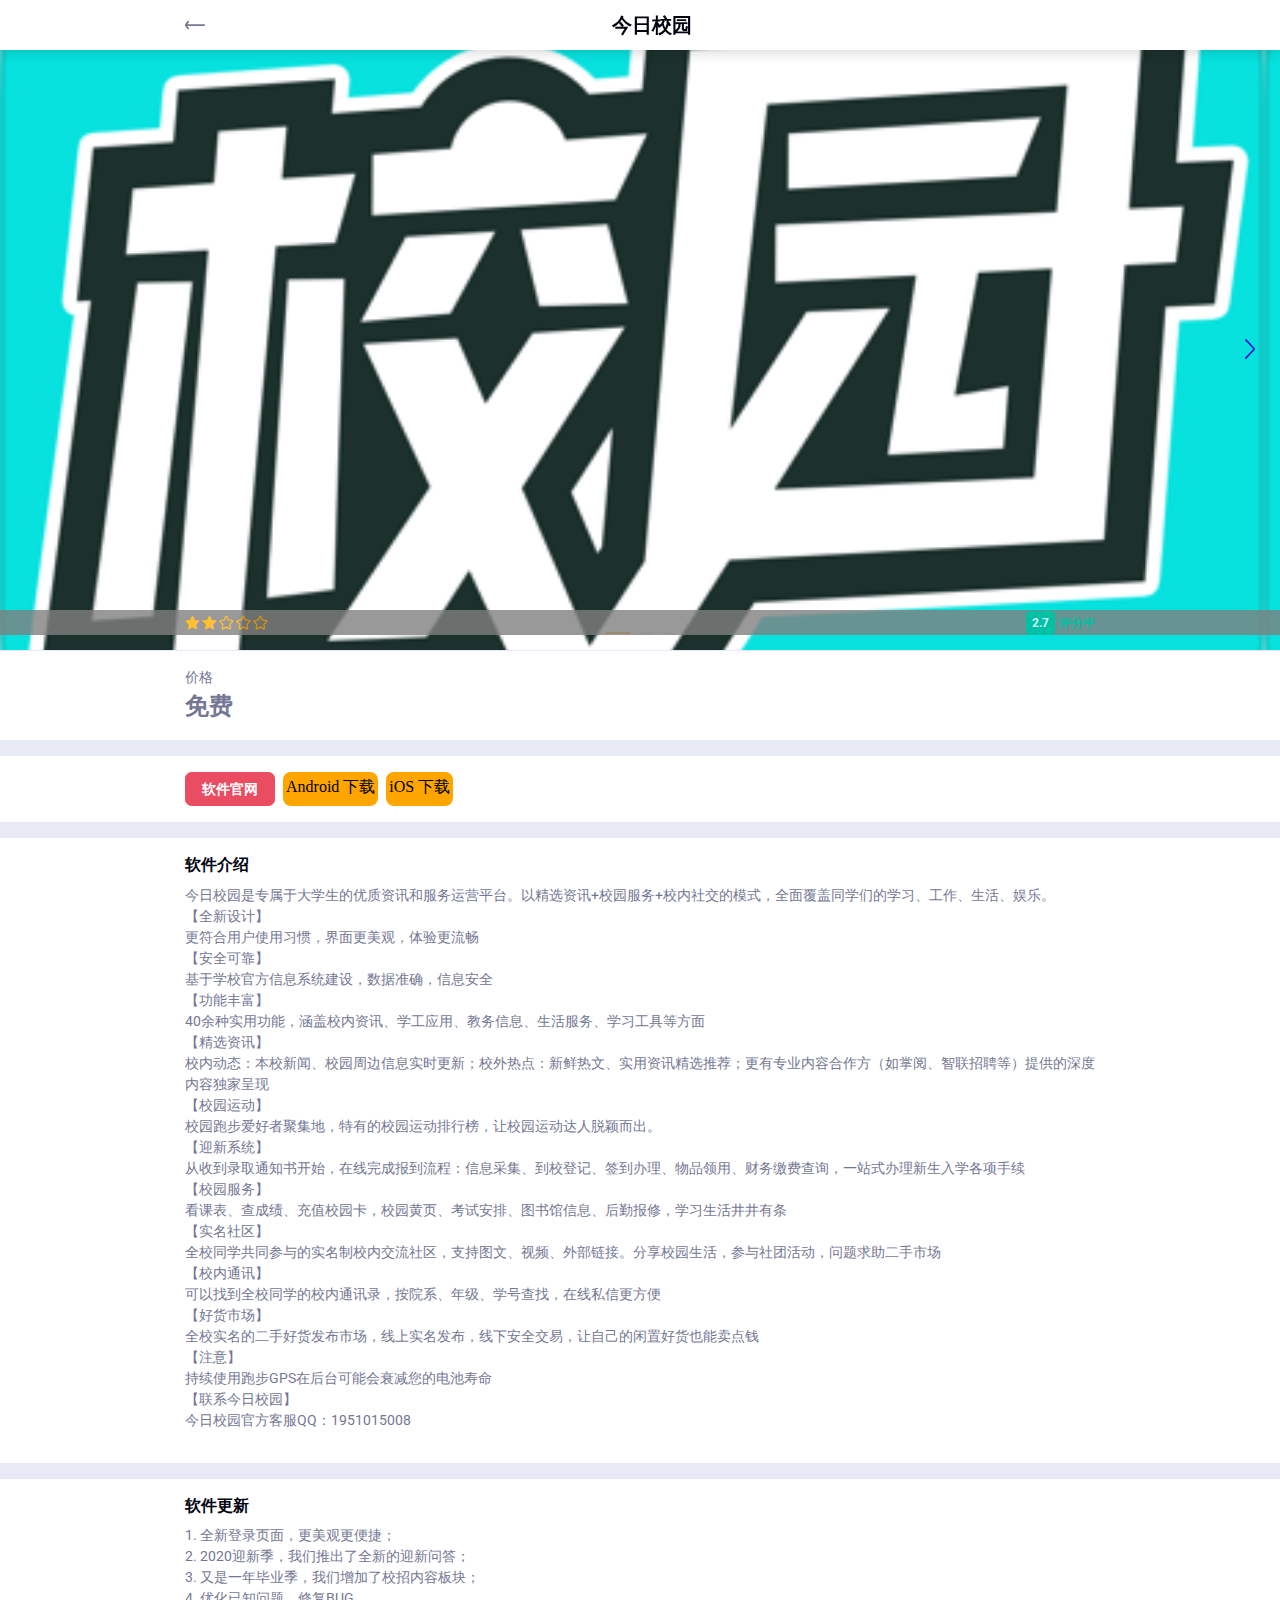
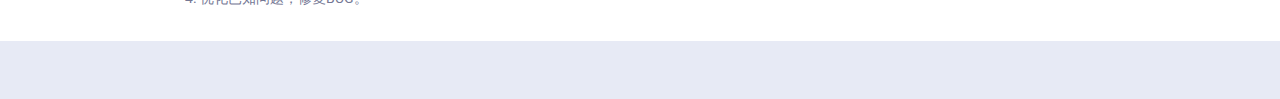
<file: appdetail/jindetail.html>
<!DOCTYPE html>
<html>
	<head>
		<meta charset="utf-8">
		<meta name="viewport" content="width=device-width, initial-scale=1, shrink-to-fit=no">
		<meta name="description" content="">
		<meta http-equiv="X-UA-Compatible" content="IE=edge">
		<!-- The above 4 meta tags *must* come first in the head; any other head content must come *after* these tags-->
		<!-- Title-->
		<title今日校园-详情</title> <!-- Favicon-->
			<link rel="icon" href="../img/core-img/favicon.ico">
			<!-- Stylesheet-->
			<link rel="stylesheet" href="../style.css">
	</head>
	<body>
		<!-- Preloader-->
		<div class="preloader" id="preloader">
			<div class="spinner-grow text-secondary" role="status">
				<div class="sr-only"> 加载中...</div>
			</div>
		</div>
		<!-- Header Area-->
		<div class="header-area" id="headerArea">
			<div class="container h-100 d-flex align-items-center justify-content-between">
				<!-- Back Button-->
				<div class="back-button"><a href="../applist.html"><i class="lni lni-arrow-left"></i></a></div>
				<!-- Page Title-->
				<div class="page-heading">
					<h5 class="mb-0">今日校园</h5>
				</div>
				<!-- Navbar Toggler-->
				<div><span></span><span></span><span></span></div>
			</div>
		</div>
		<div class="page-content-wrapper">
			<!-- Product Slides-->
			<div class="product-slides owl-carousel">
				<!-- Single Hero Slide-->
				<div class="single-product-slide" style="background-image: url('../assert/app/jrxy.png')"></div>
				<!-- Single Hero Slide-->
				<div class="single-product-slide" style="background-image: url('../assert/app/jrxy.png')"></div>
				<!-- Single Hero Slide-->
				<div class="single-product-slide" style="background-image: url('../assert/app/jrxy.png')"></div>
			</div>
			<div class="product-description pb-3">
				<!-- Ratings-->
				<div class="product-ratings" style="background-color: gray;opacity: 0.8;">
					<div class="container d-flex align-items-center justify-content-between">
						<div class="ratings"><i class="lni lni-star-filled"></i><i class="lni lni-star-filled"></i><i class="lni lni-star"></i><i
							 class="lni lni-star"></i><i class="lni lni-star"></i></div>
						<div class="total-result-of-ratings"><span> 2.7</span><span>评分中</span></div>
					</div>
				</div>
			</div>
			<!-- Selection Panel-->
			<div class="selection-panel bg-white mb-3 py-3">
				<div class="container d-flex align-items-center justify-content-between">
					<!-- Choose Color-->
					<div class="choose-color-wrapper">
						<p class="mb-0">价格</p>
						<div>
							<font size="5"><b>免费</b></font>
						</div>
					</div>
				</div>
			</div>
			<!-- Add To Cart-->
			<div class="cart-form-wrapper bg-white mb-3 py-3">
				<div class="container">
					<form class="cart-form" action="#">
						<a class="btn btn-danger mr-2" href="https://www.campushoy.com">软件官网</a>
						<a href="http://img.cpdaily.com/ldy/index.html" style="background-color: orange;border-radius: 0.5rem;color: black;padding: 0.1875rem;font-family: 'arial rounded mt bold';">
							Android 下载
						</a>
						&nbsp;&nbsp;
						<a href="https://apps.apple.com/cn/app/今日校园/id1207509945" style="background-color: orange;border-radius: 0.5rem;color: black;padding: 0.1875rem;font-family: 'arial rounded mt bold';">
							iOS 下载
						</a>
					</form>
				</div>
			</div>
			<!-- Product Specification-->
			<div class="p-specification bg-white mb-3 py-3">
				<div class="container">
					<h6>软件介绍</h6>
					<p>
						今日校园是专属于大学生的优质资讯和服务运营平台。以精选资讯+校园服务+校内社交的模式，全面覆盖同学们的学习、工作、生活、娱乐。<br>
						【全新设计】<br>

						更符合用户使用习惯，界面更美观，体验更流畅<br>

						【安全可靠】<br>

						基于学校官方信息系统建设，数据准确，信息安全<br>

						【功能丰富】<br>

						40余种实用功能，涵盖校内资讯、学工应用、教务信息、生活服务、学习工具等方面<br>

						【精选资讯】<br>

						校内动态：本校新闻、校园周边信息实时更新；校外热点：新鲜热文、实用资讯精选推荐；更有专业内容合作方（如掌阅、智联招聘等）提供的深度内容独家呈现<br>

						【校园运动】<br>

						校园跑步爱好者聚集地，特有的校园运动排行榜，让校园运动达人脱颖而出。<br>

						【迎新系统】<br>

						从收到录取通知书开始，在线完成报到流程：信息采集、到校登记、签到办理、物品领用、财务缴费查询，一站式办理新生入学各项手续<br>

						【校园服务】<br>

						看课表、查成绩、充值校园卡，校园黄页、考试安排、图书馆信息、后勤报修，学习生活井井有条<br>

						【实名社区】<br>

						全校同学共同参与的实名制校内交流社区，支持图文、视频、外部链接。分享校园生活，参与社团活动，问题求助二手市场<br>

						【校内通讯】<br>

						可以找到全校同学的校内通讯录，按院系、年级、学号查找，在线私信更方便<br>

						【好货市场】<br>

						全校实名的二手好货发布市场，线上实名发布，线下安全交易，让自己的闲置好货也能卖点钱<br>

						【注意】<br>
						持续使用跑步GPS在后台可能会衰减您的电池寿命<br>

						【联系今日校园】<br>
						今日校园官方客服QQ：1951015008
					</p>
				</div>
			</div>
			<div class="p-specification bg-white mb-3 py-3">
				<div class="container">
					<h6>软件更新</h6>
					<p>
						1. 全新登录页面，更美观更便捷；<br>
						2. 2020迎新季，我们推出了全新的迎新问答；<br>
						3. 又是一年毕业季，我们增加了校招内容板块；<br>
						4. 优化已知问题，修复BUG。<br>
					</p>
				</div>
			</div>
		</div>
		</div>
		<!-- All JavaScript Files-->
		<script src="../js/jquery.min.js"></script>
		<script src="../js/popper.min.js"></script>
		<script src="../js/bootstrap.min.js"></script>
		<script src="../js/waypoints.min.js"></script>
		<script src="../js/jquery.easing.min.js"></script>
		<script src="../js/owl.carousel.min.js"></script>
		<script src="../js/jquery.animatedheadline.min.js"></script>
		<script src="../js/jquery.counterup.min.js"></script>
		<script src="../js/wow.min.js"></script>
		<script src="../js/jarallax.min.js"></script>
		<script src="../js/jarallax-video.min.js"></script>
		<script src="../js/default/jquery.passwordstrength.js"></script>
		<script src="../js/default/dark-mode-switch.js"></script>
		<script src="../js/default/active.js"></script>
	</body>
</html>
</file>
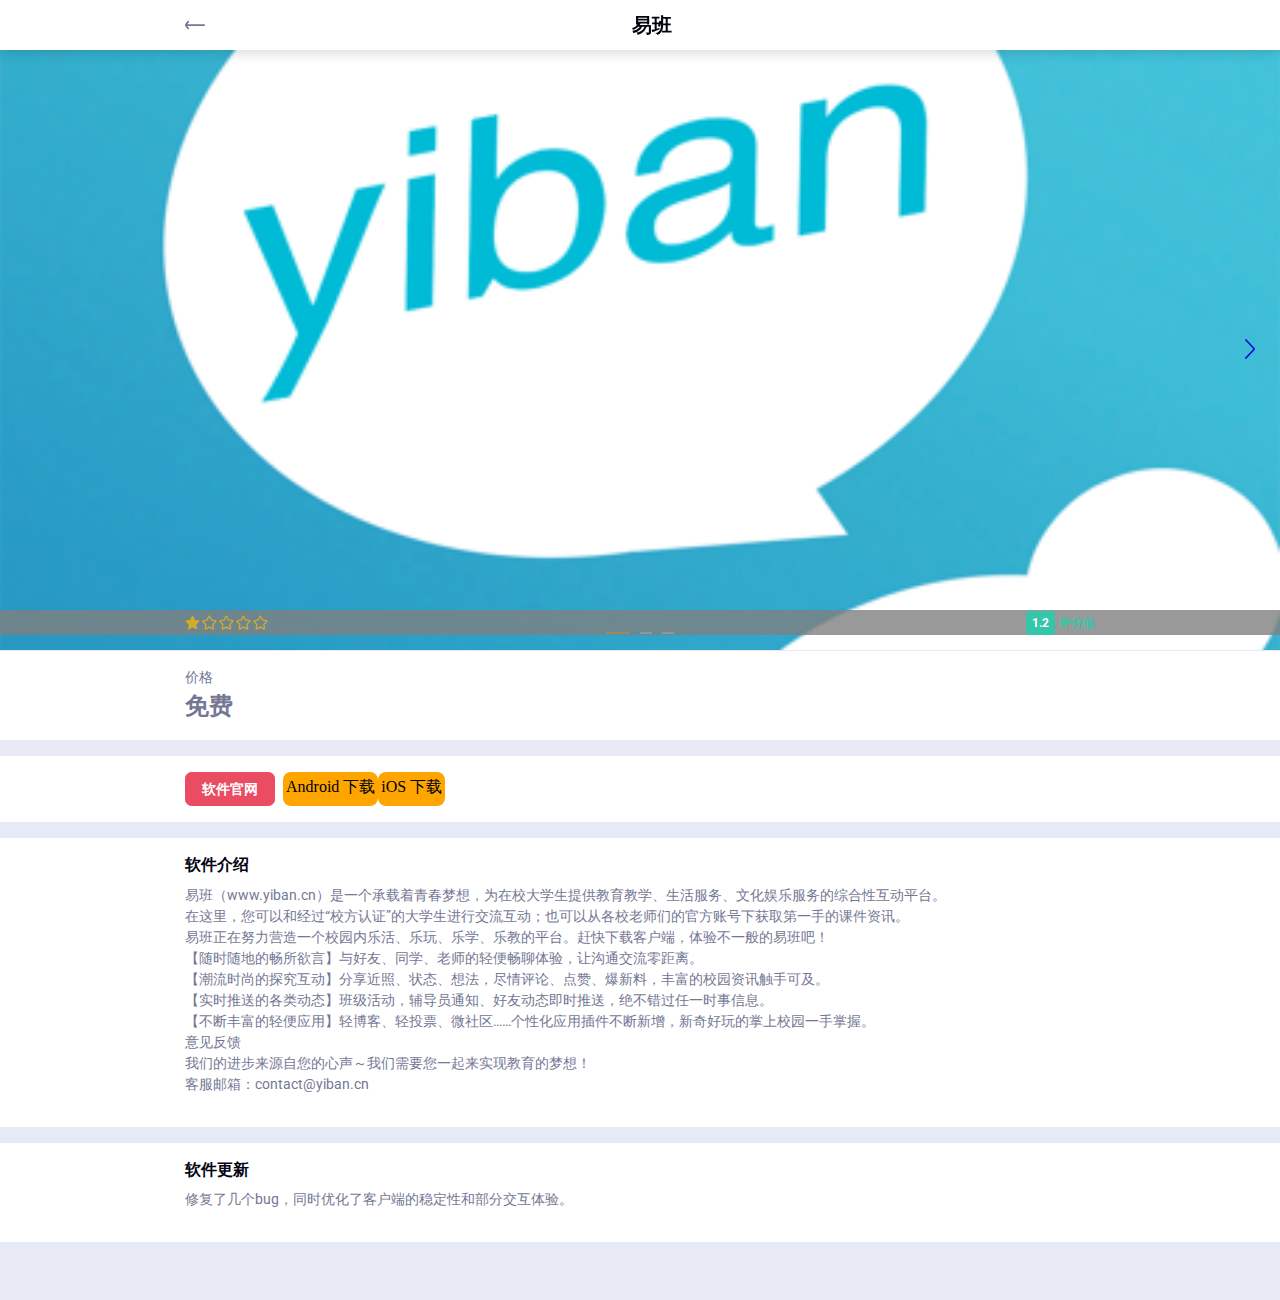
<file: appdetail/yidetail.html>
<!DOCTYPE html>
<html>
  <head>
    <meta charset="utf-8">
    <meta name="viewport" content="width=device-width, initial-scale=1, shrink-to-fit=no">
    <meta name="description" content="">
    <meta http-equiv="X-UA-Compatible" content="IE=edge">
    <!-- The above 4 meta tags *must* come first in the head; any other head content must come *after* these tags-->
    <!-- Title-->
    <title> 易班-详情</title>
    <!-- Favicon-->
    <link rel="icon" href="../img/core-img/favicon.ico">
    <!-- Stylesheet-->
    <link rel="stylesheet" href="../style.css">
  </head>
  <body>
    <!-- Preloader-->
    <div class="preloader" id="preloader">
      <div class="spinner-grow text-secondary" role="status">
        <div class="sr-only"> 加载中...</div>
      </div>
    </div>
    <!-- Header Area-->
    <div class="header-area" id="headerArea">
      <div class="container h-100 d-flex align-items-center justify-content-between">
        <!-- Back Button-->
        <div class="back-button"><a href="../applist.html"><i class="lni lni-arrow-left"></i></a></div>
        <!-- Page Title-->
        <div class="page-heading">
          <h5 class="mb-0">易班</h5>
        </div>
        <!-- Navbar Toggler-->
        <div><span></span><span></span><span></span></div>
      </div>
    </div>
    <div class="page-content-wrapper">
      <!-- Product Slides-->
      <div class="product-slides owl-carousel">
        <!-- Single Hero Slide-->
        <div class="single-product-slide" style="background-image: url('../assert/app/yi.png')"></div>
        <!-- Single Hero Slide-->
        <div class="single-product-slide" style="background-image: url('../assert/app/yi.png')"></div>
        <!-- Single Hero Slide-->
        <div class="single-product-slide" style="background-image: url('../assert/app/yi.png')"></div>
      </div>
      <div class="product-description pb-3">
          <!-- Ratings-->
          <div class="product-ratings" style="background-color: gray;opacity: 0.8;">
            <div class="container d-flex align-items-center justify-content-between">
              <div class="ratings"><i class="lni lni-star-filled"></i><i class="lni lni-star"></i><i class="lni lni-star"></i><i class="lni lni-star"></i><i class="lni lni-star"></i></div>
              <div class="total-result-of-ratings"><span> 1.2</span><span>评分低</span></div>
            </div>
          </div>
        </div>
        <!-- Selection Panel-->
        <div class="selection-panel bg-white mb-3 py-3">
          <div class="container d-flex align-items-center justify-content-between">
            <!-- Choose Color-->
            <div class="choose-color-wrapper">
              <p class="mb-0">价格</p>
              <div>
               <font size="5"><b>免费</b></font>
                </div>
              </div>
            </div>
        </div>
        <!-- Add To Cart-->
        <div class="cart-form-wrapper bg-white mb-3 py-3">
          <div class="container">
            <form class="cart-form" action="#">
              <a class="btn btn-danger mr-2" href="http://www.yiban.cn">软件官网</a>
              <a href="https://android.myapp.com/myapp/detail.htm?apkName=com.yiban.app" style="background-color: orange;border-radius: 0.5rem;color: black;padding: 0.1875rem;font-family: 'arial rounded mt bold';">
				  Android 下载
			  </a> 
			  <a href="https://apps.apple.com/cn/app/id914927889" style="background-color: orange;border-radius: 0.5rem;color: black;padding: 0.1875rem;font-family: 'arial rounded mt bold';"> 
			  iOS 下载
			  </a>
            </form>
          </div>
        </div>
        <!-- Product Specification-->
        <div class="p-specification bg-white mb-3 py-3">
          <div class="container">
            <h6>软件介绍</h6>
            <p>
				易班（www.yiban.cn）是一个承载着青春梦想，为在校大学生提供教育教学、生活服务、文化娱乐服务的综合性互动平台。<br>
				在这里，您可以和经过“校方认证”的大学生进行交流互动；也可以从各校老师们的官方账号下获取第一手的课件资讯。<br>
				易班正在努力营造一个校园内乐活、乐玩、乐学、乐教的平台。赶快下载客户端，体验不一般的易班吧！<br>
				【随时随地的畅所欲言】与好友、同学、老师的轻便畅聊体验，让沟通交流零距离。<br>
				【潮流时尚的探究互动】分享近照、状态、想法，尽情评论、点赞、爆新料，丰富的校园资讯触手可及。<br>
				【实时推送的各类动态】班级活动，辅导员通知、好友动态即时推送，绝不错过任一时事信息。<br>
				【不断丰富的轻便应用】轻博客、轻投票、微社区……个性化应用插件不断新增，新奇好玩的掌上校园一手掌握。<br>
				意见反馈<br>
				我们的进步来源自您的心声～我们需要您一起来实现教育的梦想！<br>
				客服邮箱：contact@yiban.cn<br>
			</p>
          </div>
        </div>
		<div class="p-specification bg-white mb-3 py-3">
			<div class="container">
				<h6>软件更新</h6>
				<p>
					修复了几个bug，同时优化了客户端的稳定性和部分交互体验。
				</p>
			</div>
		</div>
      </div>
    </div>
    <!-- All JavaScript Files-->
    <script src="../js/jquery.min.js"></script>
    <script src="../js/popper.min.js"></script>
    <script src="../js/bootstrap.min.js"></script>
    <script src="../js/waypoints.min.js"></script>
    <script src="../js/jquery.easing.min.js"></script>
    <script src="../js/owl.carousel.min.js"></script>
    <script src="../js/jquery.animatedheadline.min.js"></script>
    <script src="../js/jquery.counterup.min.js"></script>
    <script src="../js/wow.min.js"></script>
    <script src="../js/jarallax.min.js"></script>
    <script src="../js/jarallax-video.min.js"></script>
    <script src="../js/default/jquery.passwordstrength.js"></script>
    <script src="../js/default/dark-mode-switch.js"></script>
    <script src="../js/default/active.js"></script>
  </body>
</html>
</file>
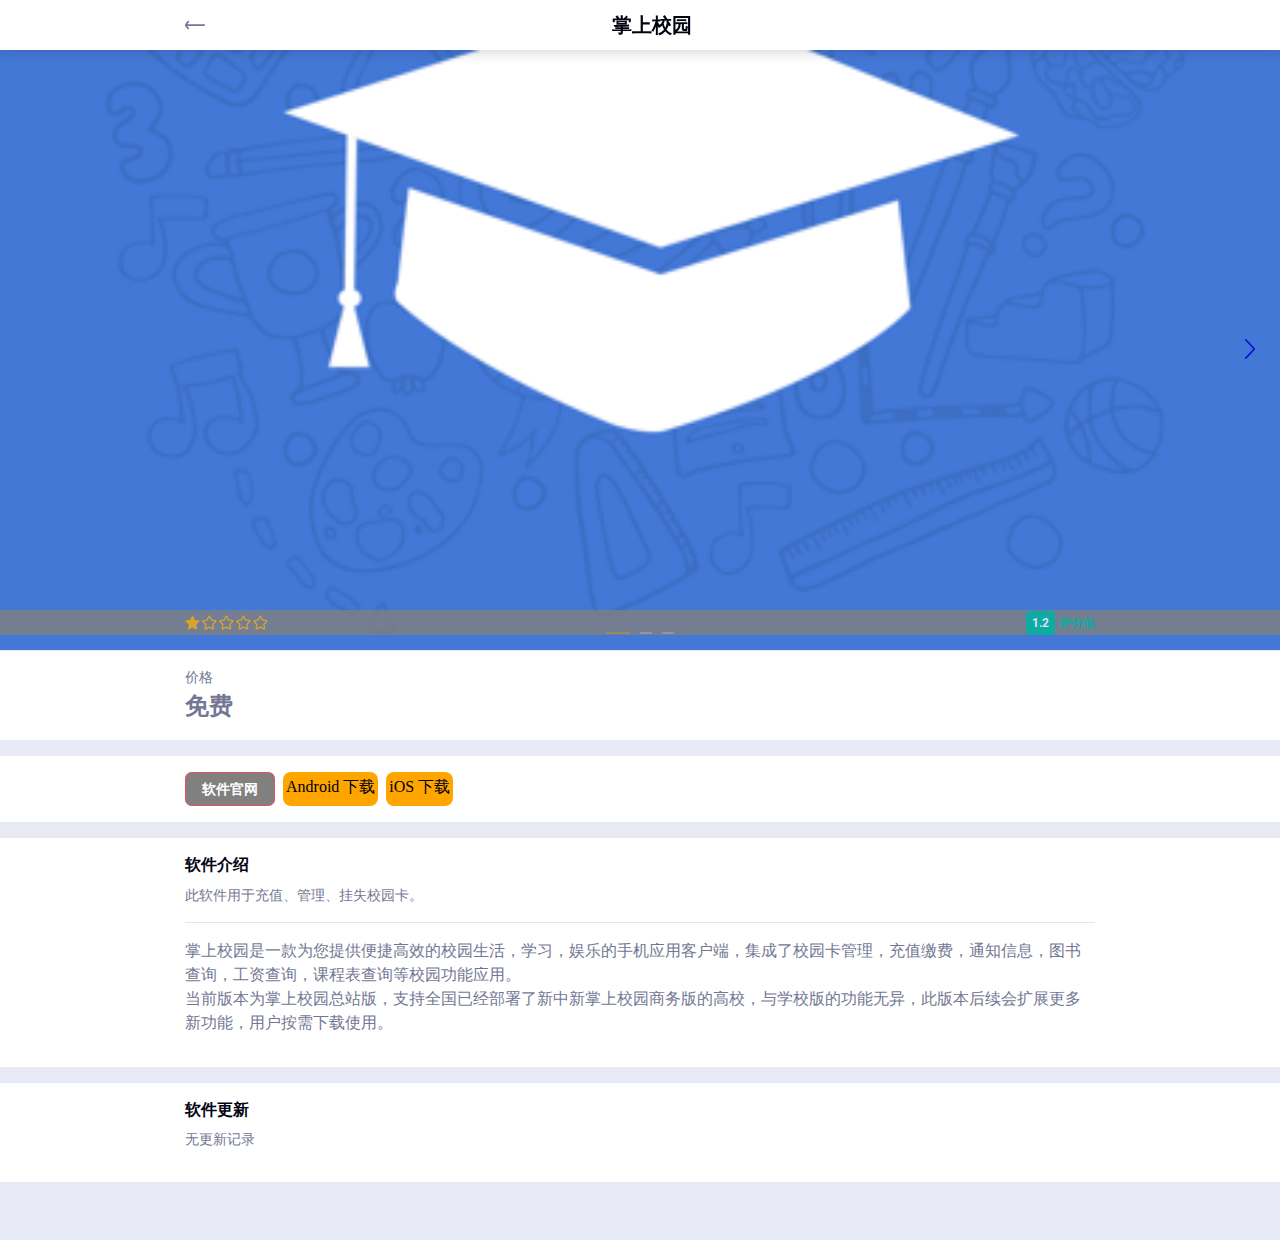
<file: appdetail/zhangdetail.html>
<!DOCTYPE html>
<html>
  <head>
    <meta charset="utf-8">
    <meta name="viewport" content="width=device-width, initial-scale=1, shrink-to-fit=no">
    <meta name="description" content="">
    <meta http-equiv="X-UA-Compatible" content="IE=edge">
    <!-- The above 4 meta tags *must* come first in the head; any other head content must come *after* these tags-->
    <!-- Title-->
    <title>掌上校园-详情</title>
    <!-- Favicon-->
    <link rel="icon" href="../img/core-img/favicon.ico">
    <!-- Stylesheet-->
    <link rel="stylesheet" href="../style.css">
  </head>
  <body>
    <!-- Preloader-->
    <div class="preloader" id="preloader">
      <div class="spinner-grow text-secondary" role="status">
        <div class="sr-only"> 加载中...</div>
      </div>
    </div>
    <!-- Header Area-->
    <div class="header-area" id="headerArea">
      <div class="container h-100 d-flex align-items-center justify-content-between">
        <!-- Back Button-->
        <div class="back-button"><a href="../applist.html"><i class="lni lni-arrow-left"></i></a></div>
        <!-- Page Title-->
        <div class="page-heading">
          <h5 class="mb-0">掌上校园</h5>
        </div>
        <!-- Navbar Toggler-->
        <div><span></span><span></span><span></span></div>
      </div>
    </div>
    <div class="page-content-wrapper">
      <!-- Product Slides-->
      <div class="product-slides owl-carousel">
        <!-- Single Hero Slide-->
        <div class="single-product-slide" style="background-image: url('../assert/app/zhang.png')"></div>
        <!-- Single Hero Slide-->
        <div class="single-product-slide" style="background-image: url('../assert/app/zhang.png')"></div>
        <!-- Single Hero Slide-->
        <div class="single-product-slide" style="background-image: url('../assert/app/zhang.png')"></div>
      </div>
      <div class="product-description pb-3">
          <!-- Ratings-->
          <div class="product-ratings" style="background-color: gray;opacity: 0.8;">
            <div class="container d-flex align-items-center justify-content-between">
              <div class="ratings"><i class="lni lni-star-filled"></i><i class="lni lni-star"></i><i class="lni lni-star"></i><i class="lni lni-star"></i><i class="lni lni-star"></i></div>
              <div class="total-result-of-ratings"><span>1.2</span><span>评分低</span></div>
            </div>
          </div>
        </div>
        <!-- Selection Panel-->
        <div class="selection-panel bg-white mb-3 py-3">
          <div class="container d-flex align-items-center justify-content-between">
            <!-- Choose Color-->
            <div class="choose-color-wrapper">
              <p class="mb-0">价格</p>
              <div>
               <font size="5"><b>免费</b></font>
                </div>
              </div>
            </div>
        </div>
        <!-- Add To Cart-->
        <div class="cart-form-wrapper bg-white mb-3 py-3">
          <div class="container">
            <form class="cart-form" action="#">
              <a class="btn btn-danger mr-2" href="#" style="background-color: gray;">软件官网</a>
			  <a href="https://www.cr173.com/soft/321452.html" style="background-color: orange;border-radius: 0.5rem;color: black;padding: 0.1875rem;font-family: 'arial rounded mt bold';">
				Android 下载
			  </a>
			  &nbsp;&nbsp;
			  <a href="https://apps.apple.com/cn/app/掌上校园-商务版/id1141614233" style="background-color: orange;border-radius: 0.5rem;color: black;padding: 0.1875rem;font-family: 'arial rounded mt bold';">
				iOS 下载
			  </a>
            </form>
          </div>
        </div>
        <!-- Product Specification-->
        <div class="p-specification bg-white mb-3 py-3">
          <div class="container">
            <h6>软件介绍</h6>
            <p>
				此软件用于充值、管理、挂失校园卡。
				<hr>
				掌上校园是一款为您提供便捷高效的校园生活，学习，娱乐的手机应用客户端，集成了校园卡管理，充值缴费，通知信息，图书查询，工资查询，课程表查询等校园功能应用。<br>
				当前版本为掌上校园总站版，支持全国已经部署了新中新掌上校园商务版的高校，与学校版的功能无异，此版本后续会扩展更多新功能，用户按需下载使用。
			</p>
          </div>
        </div>
		<div class="p-specification bg-white mb-3 py-3">
			<div class="container">
				<h6>软件更新</h6>
				<p>
					 无更新记录
				</p>
			</div>
		</div>
      </div>
    </div>
    <!-- All JavaScript Files-->
    <script src="../js/jquery.min.js"></script>
    <script src="../js/popper.min.js"></script>
    <script src="../js/bootstrap.min.js"></script>
    <script src="../js/waypoints.min.js"></script>
    <script src="../js/jquery.easing.min.js"></script>
    <script src="../js/owl.carousel.min.js"></script>
    <script src="../js/jquery.animatedheadline.min.js"></script>
    <script src="../js/jquery.counterup.min.js"></script>
    <script src="../js/wow.min.js"></script>
    <script src="../js/jarallax.min.js"></script>
    <script src="../js/jarallax-video.min.js"></script>
    <script src="../js/default/jquery.passwordstrength.js"></script>
    <script src="../js/default/dark-mode-switch.js"></script>
    <script src="../js/default/active.js"></script>
  </body>
</html>
</file>
<file: style.css>
/* -----------------------------------------
Hello World
[Master Stylesheet]

Template Name: Suha - Multipurpose Ecommerce Mobile Template
Template Author: Designing World
Template Author URL: https://themeforest.net/user/designing-world
Version: 1.5.0
Last Updated: 14 Jun 2020
Created: 15 Dec 2019

[Table of Contents]

    * Google Fonts
    * Include Third Party CSS Library
        + Bootstrap CSS
        + Animate CSS
        + Owl Carousel CSS
        + Magnific Popup CSS
        + Animated Headline CSS
        + Font Awesome CSS
        + Line Icon CSS
    * Template Mixins
        + Flex
        + Miscellaneous
    * Template Variables
    * Template Responsive
    * Main Styles
        + Reboot CSS
        + Shortcode CSS
        + Preloader CSS
        + Demo CSS
        + Header CSS
        + Hero CSS
        + Home CSS
        + Footer CSS
        + CTA CSS
        + Register CSS
        + Contact CSS
        + Dark Mode CSS

# [font-family]
'Roboto', sans-serif;
----------------------------------------- */
/* Import Fonts & All CSS Files */
@import url("https://fonts.googleapis.com/css2?family=Roboto:ital,wght@0,100;0,300;0,400;0,500;0,700;0,900;1,100;1,300;1,400;1,500;1,700;1,900&display=swap");
@import url(css/bootstrap.min.css);
@import url(css/animate.css);
@import url(css/owl.carousel.min.css);
@import url(css/jquery.animatedheadline.css);
@import url(css/font-awesome.min.css);
@import url(css/default/lineicons.min.css);
/* Reboot CSS */
* {
  margin: 0;
  padding: 0; }

body,
html {
  font-family: "Roboto", sans-serif;
  color: #747794;
  overflow-x: hidden;
  background-color: #e7eaf5;
  -webkit-transition-duration: 500ms;
  -o-transition-duration: 500ms;
  transition-duration: 500ms; }

h1,
h2,
h3,
h4,
h5,
h6 {
  color: #020310;
  line-height: 1.4;
  font-weight: 700; }

p {
  color: #747794;
  font-size: 14px; }

a,
a:hover,
a:focus {
  -webkit-transition-duration: 500ms;
  -o-transition-duration: 500ms;
  transition-duration: 500ms;
  text-decoration: none;
  outline: 0 solid transparent;
  box-shadow: none;
  color: #100DD1; }

.btn:focus {
  box-shadow: none; }

ul {
  margin: 0; }
  ul li {
    list-style: none;
    text-decoration: none; }
    ul li:hover, ul li:focus {
      list-style: none;
      text-decoration: none; }

ol {
  margin: 0; }

img {
  max-width: 100%;
  height: auto; }

/* Section Padding */
.section-padding-30 {
  padding-top: 30px;
  padding-bottom: 30px; }

.section-padding-0-30 {
  padding-top: 0;
  padding-bottom: 30px; }

.section-padding-30-0 {
  padding-top: 30px;
  padding-bottom: 0; }

.section-padding-30-14 {
  padding-top: 30px;
  padding-bottom: 14px; }

/* Scrollup */
#scrollUp {
  bottom: 30px;
  font-size: 16px;
  right: 30px;
  width: 30px;
  height: 30px;
  line-height: 30px;
  color: #ffffff;
  text-align: center;
  -webkit-box-shadow: 0 2px 2px 0 rgba(0, 0, 0, 0.15);
  box-shadow: 0 2px 2px 0 rgba(0, 0, 0, 0.15);
  -webkit-transition-duration: 500ms;
  -o-transition-duration: 500ms;
  transition-duration: 500ms;
  border-radius: 6px;
  background-color: #020310; }
  #scrollUp:hover, #scrollUp:focus {
    background-color: #100DD1; }

.jarallax {
  position: relative;
  z-index: 0; }
  .jarallax .jarallax-img {
    position: absolute;
    object-fit: cover;
    font-family: 'object-fit: cover;';
    top: 0;
    left: 0;
    width: 100%;
    height: 100%;
    z-index: -1; }

input:required,
textarea:required {
  box-shadow: none !important; }

input:invalid,
textarea:invalid {
  box-shadow: none !important; }

.no-boxshadow {
  box-shadow: none !important; }

@media only screen and (min-width: 1200px) {
  .container {
    max-width: 940px; } }

@media only screen and (min-width: 992px) and (max-width: 1199px) {
  .container {
    max-width: 800px; } }

@media only screen and (min-width: 768px) and (max-width: 991px) {
  .container {
    max-width: 640px; } }

@media only screen and (min-width: 480px) and (max-width: 767px) {
  .container {
    max-width: 400px; } }

@media only screen and (min-width: 576px) and (max-width: 767px) {
  .container {
    max-width: 520px; } }

/* Shortcodes CSS */
.h-100vh {
  height: 100vh !important; }

.bg-img {
  background-size: cover;
  background-position: center center;
  background-repeat: no-repeat; }

.bg-fixed {
  background-attachment: fixed; }

.bg-overlay {
  position: relative;
  z-index: 1; }
  .bg-overlay::after {
    position: absolute;
    content: "";
    background: #100DD1;
    background: -webkit-linear-gradient(to left, #100DD1, #083afb);
    background: linear-gradient(to left, #100DD1, #083afb);
    opacity: 0.85;
    top: 0;
    left: 0;
    height: 100%;
    width: 100%;
    z-index: -1; }

.bg-gray {
  background-color: #f8f8ff; }

.btn,
.btn:hover,
.btn:focus {
  font-weight: 700;
  box-shadow: none; }

.btn {
  padding: .375rem 1rem;
  font-size: 0.85rem;
  border-radius: .4rem; }
  .btn:hover, .btn:focus {
    color: #ffffff; }

.btn-group-lg > .btn,
.btn-lg {
  padding: .75rem 1.25rem;
  font-size: 1rem;
  border-radius: .5rem; }

.btn-group-sm > .btn,
.btn-sm {
  padding: .25rem .75rem;
  font-size: .75rem;
  border-radius: .25rem; }

.btn-warning {
  color: #020310;
  background-color: #ffaf00;
  border-color: #ffaf00; }
  .btn-warning:hover, .btn-warning:focus {
    color: #ffffff;
    background-color: #020310;
    border-color: #020310; }

.btn-danger {
  background-color: #ea4c62;
  border-color: #ea4c62; }
  .btn-danger:hover, .btn-danger:focus {
    background-color: #020310;
    border-color: #020310; }

.btn-primary {
  background-color: #100DD1;
  border-color: #100DD1; }
  .btn-primary:hover, .btn-primary:focus {
    background-color: #020310;
    border-color: #020310; }

.btn-success {
  background-color: #00b894;
  border-color: #00b894; }
  .btn-success:hover, .btn-success:focus {
    background-color: #020310;
    border-color: #020310; }

.btn-info {
  background-color: #21d6f1;
  border-color: #21d6f1; }
  .btn-info:hover, .btn-info:focus {
    background-color: #020310;
    border-color: #020310; }

.bg-primary,
.badge-primary {
  background-color: #100DD1 !important; }

.bg-danger,
.badge-danger {
  background-color: #ea4c62 !important; }

.bg-warning,
.badge-warning {
  background-color: #ffaf00 !important; }

.bg-info,
.badge-info {
  background-color: #21d6f1 !important; }

.bg-success,
.badge-success {
  background-color: #00b894 !important; }

.text-dark {
  color: #020310 !important; }

.section-heading {
  position: relative;
  z-index: 1;
  margin-bottom: 1rem; }
  .section-heading h6 {
    margin-bottom: 0;
    color: #020310; }
  .section-heading p {
    margin-bottom: 0; }

.card {
  border-color: transparent !important;
  border-radius: 1rem;
  box-shadow: 0 1px 1px 0px #d7def4; }
  .card .card-body {
    padding: 1rem; }

.card-img-top {
  border-top-left-radius: calc(.75rem - 1px);
  border-top-right-radius: calc(.75rem - 1px); }

.border,
.border-left,
.border-right,
.border-bottom,
.border-top {
  border-color: #ebebeb !important; }

.mfp-iframe-holder .mfp-content {
  max-width: 1100px; }

.row {
  margin-right: -8px;
  margin-left: -8px; }

.col,
.col-1,
.col-10,
.col-11,
.col-12,
.col-2,
.col-3,
.col-4,
.col-5,
.col-6,
.col-7,
.col-8,
.col-9,
.col-auto,
.col-lg,
.col-lg-1,
.col-lg-10,
.col-lg-11,
.col-lg-12,
.col-lg-2,
.col-lg-3,
.col-lg-4,
.col-lg-5,
.col-lg-6,
.col-lg-7,
.col-lg-8,
.col-lg-9,
.col-lg-auto,
.col-md,
.col-md-1,
.col-md-10,
.col-md-11,
.col-md-12,
.col-md-2,
.col-md-3,
.col-md-4,
.col-md-5,
.col-md-6,
.col-md-7,
.col-md-8,
.col-md-9,
.col-md-auto,
.col-sm,
.col-sm-1,
.col-sm-10,
.col-sm-11,
.col-sm-12,
.col-sm-2,
.col-sm-3,
.col-sm-4,
.col-sm-5,
.col-sm-6,
.col-sm-7,
.col-sm-8,
.col-sm-9,
.col-sm-auto,
.col-xl,
.col-xl-1,
.col-xl-10,
.col-xl-11,
.col-xl-12,
.col-xl-2,
.col-xl-3,
.col-xl-4,
.col-xl-5,
.col-xl-6,
.col-xl-7,
.col-xl-8,
.col-xl-9,
.col-xl-auto {
  padding-right: 8px;
  padding-left: 8px; }

.list-group-item {
  border: 1px solid #ebebeb; }

/* Preloader CSS */
#preloader {
  position: fixed;
  width: 100%;
  height: 100%;
  z-index: 9999999;
  top: 0;
  left: 0;
  background-color: #f8f8ff;
  display: -webkit-box;
  display: -ms-flexbox;
  display: flex;
  -webkit-box-align: center;
  -ms-flex-align: center;
  align-items: center;
  -webkit-box-pack: center;
  -ms-flex-pack: center;
  justify-content: center;
  overflow: hidden; }

@-webkit-keyframes spin {
  0% {
    -webkit-transform: rotate(0);
    transform: rotate(0); }
  100% {
    -webkit-transform: rotate(359deg);
    transform: rotate(359deg); } }

@keyframes spin {
  0% {
    -webkit-transform: rotate(0);
    transform: rotate(0); }
  100% {
    -webkit-transform: rotate(359deg);
    transform: rotate(359deg); } }

@-webkit-keyframes burst {
  0% {
    -webkit-transform: scale(1);
    transform: scale(1);
    opacity: 1; }
  90% {
    -webkit-transform: scale(1.5);
    transform: scale(1.5);
    opacity: 0; } }

@keyframes burst {
  0% {
    -webkit-transform: scale(1);
    transform: scale(1);
    opacity: 1; }
  90% {
    -webkit-transform: scale(1.5);
    transform: scale(1.5);
    opacity: 0; } }

@-webkit-keyframes flashing {
  0%,
  90% {
    opacity: 1; }
  45% {
    opacity: 0; } }

@keyframes flashing {
  0%,
  90% {
    opacity: 1; }
  45% {
    opacity: 0; } }

@-webkit-keyframes fade-left {
  0% {
    -webkit-transform: translateX(0);
    transform: translateX(0);
    opacity: 1; }
  75% {
    -webkit-transform: translateX(-20px);
    transform: translateX(-20px);
    opacity: 0; } }

@keyframes fade-left {
  0% {
    -webkit-transform: translateX(0);
    transform: translateX(0);
    opacity: 1; }
  75% {
    -webkit-transform: translateX(-20px);
    transform: translateX(-20px);
    opacity: 0; } }

@-webkit-keyframes fade-right {
  0% {
    -webkit-transform: translateX(0);
    transform: translateX(0);
    opacity: 1; }
  75% {
    -webkit-transform: translateX(20px);
    transform: translateX(20px);
    opacity: 0; } }

@keyframes fade-right {
  0% {
    -webkit-transform: translateX(0);
    transform: translateX(0);
    opacity: 1; }
  75% {
    -webkit-transform: translateX(20px);
    transform: translateX(20px);
    opacity: 0; } }

@-webkit-keyframes fade-up {
  0% {
    -webkit-transform: translateY(0);
    transform: translateY(0);
    opacity: 1; }
  75% {
    -webkit-transform: translateY(-20px);
    transform: translateY(-20px);
    opacity: 0; } }

@keyframes fade-up {
  0% {
    -webkit-transform: translateY(0);
    transform: translateY(0);
    opacity: 1; }
  75% {
    -webkit-transform: translateY(-20px);
    transform: translateY(-20px);
    opacity: 0; } }

@-webkit-keyframes fade-down {
  0% {
    -webkit-transform: translateY(0);
    transform: translateY(0);
    opacity: 1; }
  75% {
    -webkit-transform: translateY(20px);
    transform: translateY(20px);
    opacity: 0; } }

@keyframes fade-down {
  0% {
    -webkit-transform: translateY(0);
    transform: translateY(0);
    opacity: 1; }
  75% {
    -webkit-transform: translateY(20px);
    transform: translateY(20px);
    opacity: 0; } }

@-webkit-keyframes tada {
  from,
  to {
    -webkit-transform: scale3d(1, 1, 1);
    transform: scale3d(1, 1, 1); }
  10%,
  20% {
    -webkit-transform: scale3d(0.95, 0.95, 0.95) rotate3d(0, 0, 1, -10deg);
    transform: scale3d(0.95, 0.95, 0.95) rotate3d(0, 0, 1, -10deg); }
  30%,
  50%,
  70%,
  90% {
    -webkit-transform: scale3d(1, 1, 1) rotate3d(0, 0, 1, 10deg);
    transform: scale3d(1, 1, 1) rotate3d(0, 0, 1, 10deg); }
  40%,
  60%,
  80% {
    -webkit-transform: scale3d(1, 1, 1) rotate3d(0, 0, 1, -10deg);
    transform: scale3d(1, 1, 1) rotate3d(0, 0, 1, -10deg); } }

@keyframes tada {
  from,
  to {
    -webkit-transform: scale3d(1, 1, 1);
    transform: scale3d(1, 1, 1); }
  10%,
  20% {
    -webkit-transform: scale3d(0.95, 0.95, 0.95) rotate3d(0, 0, 1, -10deg);
    transform: scale3d(0.95, 0.95, 0.95) rotate3d(0, 0, 1, -10deg); }
  30%,
  50%,
  70%,
  90% {
    -webkit-transform: scale3d(1, 1, 1) rotate3d(0, 0, 1, 10deg);
    transform: scale3d(1, 1, 1) rotate3d(0, 0, 1, 10deg); }
  40%,
  60%,
  80% {
    -webkit-transform: rotate3d(0, 0, 1, -10deg);
    transform: rotate3d(0, 0, 1, -10deg); } }

.lni-spin-effect,
.lni-spin-effect-hover:hover {
  -webkit-animation: spin 2s linear infinite;
  animation: spin 2s linear infinite; }

.lni-tada-effect,
.lni-tada-effect-hover:hover {
  -webkit-animation: tada 1.5s ease infinite;
  animation: tada 1.5s ease infinite; }

.lni-flashing-effect,
.lni-flashing-effect-hover:hover {
  -webkit-animation: flashing 1.5s infinite linear;
  animation: flashing 1.5s infinite linear; }

.lni-burst-effect,
.lni-burst-effect-hover:hover {
  -webkit-animation: burst 1.5s infinite linear;
  animation: burst 1.5s infinite linear; }

.lni-fade-up-effect,
.lni-fade-up-effect-hover:hover {
  -webkit-animation: fade-up 1.5s infinite linear;
  animation: fade-up 1.5s infinite linear; }

.lni-fade-down-effect,
.lni-fade-down-effect-hover:hover {
  -webkit-animation: fade-down 1.5s infinite linear;
  animation: fade-down 1.5s infinite linear; }

.lni-fade-left-effect,
.lni-fade-left-effect-hover:hover {
  -webkit-animation: fade-left 1.5s infinite linear;
  animation: fade-left 1.5s infinite linear; }

.lni-fade-right-effect,
.lni-fade-right-effect-hover:hover {
  -webkit-animation: fade-right 1.5s infinite linear;
  animation: fade-right 1.5s infinite linear; }

/* Demo CSS */
.preview-iframe-wrapper {
  position: relative;
  z-index: 1; }
  @media only screen and (min-width: 1200px) {
    .preview-iframe-wrapper .container.demo-container {
      max-width: 1140px; } }
  @media only screen and (min-width: 992px) and (max-width: 1199px) {
    .preview-iframe-wrapper .container.demo-container {
      max-width: 960px; } }
  @media only screen and (min-width: 768px) and (max-width: 991px) {
    .preview-iframe-wrapper .container.demo-container {
      max-width: 720px; } }
  @media only screen and (min-width: 480px) and (max-width: 767px) {
    .preview-iframe-wrapper .container.demo-container {
      width: 100%;
      max-width: 100%; } }
  @media only screen and (min-width: 576px) and (max-width: 767px) {
    .preview-iframe-wrapper .container.demo-container {
      max-width: 540px; } }
  .preview-iframe-wrapper .preview-hero-area {
    position: relative;
    z-index: 1;
    width: 100%;
    padding-top: 100px;
    margin-bottom: -50px; }
    .preview-iframe-wrapper .preview-hero-area::after {
      position: absolute;
      content: "";
      background-image: url(img/core-img/curve.png);
      bottom: 50px;
      width: 142px;
      height: 121px;
      background-repeat: no-repeat;
      right: 0;
      z-index: auto; }
    .preview-iframe-wrapper .preview-hero-area .preview-content-wrapper {
      position: relative;
      z-index: 1;
      margin-bottom: 150px; }
      .preview-iframe-wrapper .preview-hero-area .preview-content-wrapper .demo-title {
        font-size: 2.1rem;
        margin-bottom: 1rem; }
        @media only screen and (min-width: 992px) and (max-width: 1199px) {
          .preview-iframe-wrapper .preview-hero-area .preview-content-wrapper .demo-title {
            font-size: 1.75rem; } }
        @media only screen and (max-width: 767px) {
          .preview-iframe-wrapper .preview-hero-area .preview-content-wrapper .demo-title {
            font-size: 1.625rem; } }
        @media only screen and (min-width: 576px) and (max-width: 767px) {
          .preview-iframe-wrapper .preview-hero-area .preview-content-wrapper .demo-title {
            font-size: 2rem; } }
        .preview-iframe-wrapper .preview-hero-area .preview-content-wrapper .demo-title span {
          color: #100DD1; }
      .preview-iframe-wrapper .preview-hero-area .preview-content-wrapper .demo-desc {
        font-size: 18px; }
      .preview-iframe-wrapper .preview-hero-area .preview-content-wrapper .qr-code-wrapper {
        position: relative;
        z-index: 1;
        background-color: #ffffff;
        text-align: center;
        max-width: 18rem;
        padding: 2rem;
        border-radius: .5rem; }
        .preview-iframe-wrapper .preview-hero-area .preview-content-wrapper .qr-code-wrapper::after {
          position: absolute;
          width: 200px;
          height: 200px;
          background-image: url(img/core-img/dot-blue.png);
          background-repeat: repeat;
          bottom: -70px;
          left: -70px;
          z-index: -10;
          content: "";
          border-radius: 50%;
          opacity: 0.15; }
        .preview-iframe-wrapper .preview-hero-area .preview-content-wrapper .qr-code-wrapper h6 {
          font-size: 14px; }
    .preview-iframe-wrapper .preview-hero-area iframe {
      position: relative;
      z-index: 1;
      width: 395px;
      height: 758px;
      border: 10px solid #ffffff;
      border-radius: 1.25rem;
      box-shadow: 0 1px 2px 1px rgba(14, 14, 14, 0.125);
      margin-bottom: 150px; }
      @media only screen and (max-width: 767px) {
        .preview-iframe-wrapper .preview-hero-area iframe {
          display: none; } }
  .preview-iframe-wrapper .tech-img ul li {
    margin-right: 1rem; }
    .preview-iframe-wrapper .tech-img ul li:last-child {
      margin-right: 0rem; }
    .preview-iframe-wrapper .tech-img ul li img {
      max-height: 25px; }
      @media only screen and (min-width: 768px) and (max-width: 991px) {
        .preview-iframe-wrapper .tech-img ul li img {
          max-height: 22px; } }
      @media only screen and (max-width: 767px) {
        .preview-iframe-wrapper .tech-img ul li img {
          max-height: 22px; } }
  .preview-iframe-wrapper .features-area {
    position: relative;
    z-index: 1;
    padding: 100px 0;
    border-radius: 3rem 0 0 0; }
    .preview-iframe-wrapper .features-area ul li {
      position: relative;
      z-index: 1;
      padding-left: 1.5rem;
      margin-top: 1rem; }
      .preview-iframe-wrapper .features-area ul li.active {
        color: #020310; }
      .preview-iframe-wrapper .features-area ul li::before {
        position: absolute;
        content: "\f00c";
        top: 0;
        left: 0;
        font-family: "FontAwesome";
        font-size: 16px;
        color: #100DD1;
        z-index: 1; }

.border-top.margin-100 {
  margin-top: 100px; }

.tablet-wrap {
  position: relative;
  z-index: 1;
  margin-top: 95px; }

.ipad-frame-wrap {
  position: relative;
  z-index: 1;
  padding-left: 15px;
  padding-right: 15px;
  text-align: center; }
  .ipad-frame-wrap iframe {
    width: 768px;
    height: 1024px;
    border: 10px solid #d7def4;
    border-radius: 1.5rem; }
    @media only screen and (min-width: 768px) and (max-width: 991px) {
      .ipad-frame-wrap iframe {
        width: 100%; } }
    @media only screen and (max-width: 767px) {
      .ipad-frame-wrap iframe {
        display: none; } }
    @media only screen and (min-width: 576px) and (max-width: 767px) {
      .ipad-frame-wrap iframe {
        width: 100%;
        height: 800px; } }

.preview-footer-area {
  position: relative;
  z-index: 1;
  width: 100%;
  height: 100px; }
  .preview-footer-area .footer-nav a {
    margin-left: 1rem;
    font-size: 14px;
    color: #747794;
    font-weight: 700; }
    .preview-footer-area .footer-nav a:hover, .preview-footer-area .footer-nav a:focus {
      color: #100DD1; }
  .preview-footer-area .footer-logo img {
    max-height: 50px; }

.header-area {
  -webkit-transition-duration: 500ms;
  -o-transition-duration: 500ms;
  transition-duration: 500ms;
  background-color: #ffffff;
  width: 100%;
  height: 50px;
  position: fixed;
  top: 0;
  left: 0;
  right: 0;
  z-index: 1000;
  box-shadow: 0 2px 12px rgba(15, 15, 15, 0.175); }
  .header-area.header-out {
    top: -100px; }

.top-search-form {
  position: relative;
  z-index: 1; }
  .top-search-form form {
    position: relative;
    z-index: 1; }
    .top-search-form form .form-control {
      max-width: 190px;
      background-color: #ffffff;
      height: 32px;
      font-size: 12px;
      padding: 10px 15px;
      padding-left: 35px;
      border: 1px solid #ebebeb;
      color: #747794; }
      @media only screen and (min-width: 480px) and (max-width: 767px) {
        .top-search-form form .form-control {
          max-width: 240px;
          width: 240px; } }
      @media only screen and (min-width: 768px) and (max-width: 991px) {
        .top-search-form form .form-control {
          max-width: 280px;
          width: 280px; } }
      @media only screen and (min-width: 992px) and (max-width: 1199px) {
        .top-search-form form .form-control {
          max-width: 280px;
          width: 280px; } }
      @media only screen and (min-width: 1200px) {
        .top-search-form form .form-control {
          max-width: 350px;
          width: 350px; } }
    .top-search-form form button {
      background-color: transparent;
      position: absolute;
      top: 1px;
      left: 10px;
      width: 18px;
      height: 30px;
      border: 0;
      z-index: 10;
      color: #747794; }
      .top-search-form form button:focus {
        outline: none; }

.suha-navbar-toggler {
  position: relative;
  z-index: 1;
  width: 26px;
  cursor: pointer;
  padding: .5rem 0; }
  .suha-navbar-toggler span {
    -webkit-transition-duration: 500ms;
    -o-transition-duration: 500ms;
    transition-duration: 500ms;
    -webkit-box-flex: 0;
    -ms-flex: 0 0 22px;
    flex: 0 0 22px;
    min-width: 22px;
    width: 22px;
    height: 2px;
    background-color: #747794;
    margin-bottom: 4px; }
    .suha-navbar-toggler span:nth-child(2) {
      -webkit-box-flex: 0;
      -ms-flex: 0 0 12px;
      flex: 0 0 12px;
      min-width: 12px;
      width: 12px; }
    .suha-navbar-toggler span:last-child {
      margin-bottom: 0;
      -webkit-box-flex: 0;
      -ms-flex: 0 0 17px;
      flex: 0 0 17px;
      min-width: 17px;
      width: 17px; }
  .suha-navbar-toggler:hover span, .suha-navbar-toggler:focus span {
    -webkit-box-flex: 0;
    -ms-flex: 0 0 22px;
    flex: 0 0 22px;
    min-width: 22px;
    width: 22px; }

.filter-option {
  position: relative;
  z-index: 1;
  cursor: pointer;
  text-align: right;
  width: 30px;
  height: 30px;
  line-height: 30px;
  font-size: 20px; }

.back-button a {
  color: #747794;
  font-weight: 500;
  font-size: 14px;
  display: -webkit-box;
  display: -ms-flexbox;
  display: flex;
  -webkit-box-align: center;
  -ms-flex-align: center;
  align-items: center; }
  .back-button a i {
    font-size: 1.25rem;
    margin-right: 0.25rem; }
  .back-button a:hover, .back-button a:focus {
    color: #100DD1; }

.page-heading h6 {
  color: #747794;
  font-size: 14px; }

.logo-wrapper a {
  display: block; }

/* Hero CSS */
.intro-wrapper {
  position: relative;
  width: 100%;
  height: 100vh;
  background: #100DD1;
  background: -webkit-linear-gradient(to left, #100DD1, #0d3bd1);
  background: linear-gradient(to left, #100DD1, #0d3bd1);
  z-index: 1; }
  .intro-wrapper .background-shape {
    position: absolute;
    width: 320px;
    height: 320px;
    border-radius: 50%;
    background-color: #ffffff;
    opacity: 0.175;
    z-index: -1;
    top: -130px;
    right: -85px; }

.get-started-btn {
  position: fixed;
  z-index: 100;
  bottom: 40px;
  width: 280px;
  left: 50%;
  margin-left: -140px; }

.page-content-wrapper {
  position: relative;
  z-index: 1;
  margin-top: 50px;
  margin-bottom: 58px; }

.suha-sidenav-wrapper {
  -webkit-transition-duration: 500ms;
  -o-transition-duration: 500ms;
  transition-duration: 500ms;
  position: fixed;
  width: 100%;
  z-index: 999999;
  top: 0;
  left: -250px;
  height: 100%;
  background: #100DD1;
  background: -webkit-linear-gradient(to left, #100DD1, #0d3bd1);
  background: linear-gradient(to left, #100DD1, #0d3bd1);
  overflow-y: auto;
  width: 240px; }
  .suha-sidenav-wrapper .go-home-btn {
    -webkit-transition-duration: 400ms;
    -o-transition-duration: 400ms;
    transition-duration: 400ms;
    position: fixed;
    bottom: 30px;
    left: 170px;
    background-color: #00b894;
    width: 40px;
    height: 40px;
    border-radius: 50%;
    text-align: center;
    color: #ffffff;
    line-height: 42px;
    z-index: 10;
    cursor: pointer;
    visibility: hidden;
    opacity: 0;
    font-size: 1.25rem; }
    .suha-sidenav-wrapper .go-home-btn:hover, .suha-sidenav-wrapper .go-home-btn:focus {
      background-color: #020310; }
  .suha-sidenav-wrapper.nav-active {
    left: 0; }
    .suha-sidenav-wrapper.nav-active .go-home-btn {
      visibility: visible;
      opacity: 1; }
  .suha-sidenav-wrapper.filter-nav {
    background: #f8f8ff; }

.sidenav-black-overlay {
  -webkit-transition-duration: 500ms;
  -o-transition-duration: 500ms;
  transition-duration: 500ms;
  width: 100%;
  position: fixed;
  height: 100%;
  top: 0;
  left: 0;
  background-color: rgba(2, 3, 16, 0.3);
  z-index: 9999;
  opacity: 0;
  visibility: hidden; }
  .sidenav-black-overlay.active {
    opacity: 1;
    visibility: visible; }

.sidenav-profile {
  position: relative;
  z-index: 1; }
  .sidenav-profile .user-profile {
    position: relative;
    z-index: 1;
    width: 80px;
    height: 80px;
    border-radius: 50%;
    margin: 3rem auto 0.5rem; }
    .sidenav-profile .user-profile::before {
      position: absolute;
      width: 110px;
      height: 110px;
      top: -15px;
      left: -15px;
      background-image: url(img/core-img/dot.png);
      content: "";
      z-index: -10;
      opacity: 0.2;
      border-radius: 50%; }
    .sidenav-profile .user-profile img {
      border-radius: 50%; }
    .sidenav-profile .user-profile .user-designation {
      position: absolute;
      z-index: 1;
      height: 46px;
      width: 46px;
      font-size: 12px;
      border: 3px solid #ffffff;
      background-color: #100DD1;
      display: inline-block;
      border-radius: 50%;
      color: #ffffff;
      line-height: 40px;
      text-align: center;
      font-weight: 700;
      top: 0;
      right: 0; }
  .sidenav-profile .user-info {
    position: relative;
    z-index: 1;
    text-align: center; }
    .sidenav-profile .user-info h6,
    .sidenav-profile .user-info p {
      color: #ffffff; }
    .sidenav-profile .user-info .available-balance {
      margin-bottom: 0;
      display: block;
      font-size: 14px;
      font-weight: 700;
      color: #ffffff; }

.sidenav-nav {
  margin: 3rem 1rem 1rem;
  position: relative;
  z-index: 1; }
  .sidenav-nav li a {
    display: -webkit-box;
    display: -ms-flexbox;
    display: flex;
    -webkit-box-align: center;
    -ms-flex-align: center;
    align-items: center;
    color: #ffffff;
    border-bottom: 1px solid rgba(255, 255, 255, 0.1);
    padding-top: 0.75rem;
    padding-bottom: 0.75rem;
    padding-right: 1rem;
    padding-left: 1rem;
    font-size: 14px;
    font-weight: 700; }
    .sidenav-nav li a i {
      -webkit-transition-duration: 500ms;
      -o-transition-duration: 500ms;
      transition-duration: 500ms;
      display: inline-block;
      margin-right: 0.5rem;
      font-size: 1.25rem;
      color: #ffffff; }
    .sidenav-nav li a:hover, .sidenav-nav li a:focus {
      background-color: rgba(15, 15, 15, 0.1); }
  .sidenav-nav li:first-child a {
    border-top: 1px solid rgba(255, 255, 255, 0.1); }
  .sidenav-nav li:last-child a {
    margin-bottom: 0; }

.page-nav {
  position: relative;
  z-index: 1; }
  .page-nav li a {
    color: #020310;
    display: block;
    padding: 0.75rem 1rem;
    display: -webkit-box;
    display: -ms-flexbox;
    display: flex;
    -webkit-box-align: center;
    -ms-flex-align: center;
    align-items: center;
    margin-bottom: 0.5rem;
    border-radius: 0.75rem;
    background-color: #ffffff;
    font-size: 14px;
    font-weight: 500; }
    .page-nav li a i {
      font-size: 1rem;
      margin-left: auto; }
    .page-nav li a:hover, .page-nav li a:focus {
      color: #100DD1;
      background-color: #f8f8ff; }

.hero-slides {
  position: relative;
  z-index: 1; }
  .hero-slides .owl-prev,
  .hero-slides .owl-next {
    position: absolute;
    top: 50%;
    background-color: rgba(255, 255, 255, 0.11);
    width: 30px;
    height: 30px;
    text-align: center;
    line-height: 30px;
    left: 0;
    margin-top: -15px;
    color: #ffffff;
    display: none; }
  .hero-slides .owl-next {
    left: auto;
    right: 0; }
  .hero-slides .owl-dots {
    position: absolute;
    width: 100%;
    bottom: 15px;
    display: -webkit-box;
    display: -ms-flexbox;
    display: flex;
    -webkit-box-align: center;
    -ms-flex-align: center;
    align-items: center;
    -webkit-box-pack: center;
    -ms-flex-pack: center;
    justify-content: center; }
    .hero-slides .owl-dots .owl-dot {
      -webkit-transition-duration: 500ms;
      -o-transition-duration: 500ms;
      transition-duration: 500ms;
      position: relative;
      z-index: 1;
      margin: 0 5px;
      width: 8px;
      height: 8px;
      -webkit-box-flex: 0;
      -ms-flex: 0 0 8px;
      flex: 0 0 8px;
      max-width: 8px;
      background-color: #ebebeb;
      border-radius: 50%; }
      .hero-slides .owl-dots .owl-dot.active {
        background-color: #ffaf00; }
        .hero-slides .owl-dots .owl-dot.active::after {
          position: absolute;
          width: calc(100% + 8px);
          height: calc(100% + 8px);
          z-index: 1;
          content: "";
          border: 2px solid #ffaf00;
          left: -4px;
          top: -4px;
          border-radius: 50%; }

.single-hero-slide {
  position: relative;
  z-index: 1;
  width: 100%;
  height: 200px;
  background-position: center center;
  background-size: cover; }
  @media only screen and (min-width: 480px) and (max-width: 767px) {
    .single-hero-slide {
      height: 220px; } }
  @media only screen and (min-width: 576px) and (max-width: 767px) {
    .single-hero-slide {
      height: 240px; } }
  @media only screen and (min-width: 768px) and (max-width: 991px) {
    .single-hero-slide {
      height: 300px; } }
  @media only screen and (min-width: 992px) and (max-width: 1199px) {
    .single-hero-slide {
      height: 320px; } }
  @media only screen and (min-width: 1200px) {
    .single-hero-slide {
      height: 450px; } }
  .single-hero-slide .slide-content {
    position: absolute;
    width: 100%;
    top: 0;
    left: 0;
    z-index: 10; }
    @media only screen and (min-width: 768px) and (max-width: 991px) {
      .single-hero-slide .slide-content h4 {
        font-size: 2rem; } }
    @media only screen and (min-width: 992px) and (max-width: 1199px) {
      .single-hero-slide .slide-content h4 {
        font-size: 2rem; } }
    @media only screen and (min-width: 1200px) {
      .single-hero-slide .slide-content h4 {
        font-size: 2.5rem; } }
    @media only screen and (min-width: 768px) and (max-width: 991px) {
      .single-hero-slide .slide-content p {
        font-size: 1.125rem; } }
    @media only screen and (min-width: 992px) and (max-width: 1199px) {
      .single-hero-slide .slide-content p {
        font-size: 1.125rem; } }
    @media only screen and (min-width: 1200px) {
      .single-hero-slide .slide-content p {
        font-size: 1.25rem; } }

.catagory-card {
  position: relative;
  z-index: 1;
  text-align: center;
  border-radius: 0.75rem; }
  .catagory-card a {
    display: block;
    padding-top: 0.25rem;
    padding-bottom: 0.25rem; }
  .catagory-card i {
    margin-bottom: 0.75rem;
    font-size: 1.75rem;
    display: block;
    color: #100DD1; }
  .catagory-card span {
    -webkit-transition-duration: 500ms;
    -o-transition-duration: 500ms;
    transition-duration: 500ms;
    display: block;
    font-size: 12px;
    font-weight: 700;
    line-height: 1;
    color: #747794; }
  .catagory-card:hover span, .catagory-card:focus span {
    color: #100DD1; }

.flash-sale-slide.owl-carousel {
  width: 130% !important; }
  @media only screen and (min-width: 768px) and (max-width: 991px) {
    .flash-sale-slide.owl-carousel {
      width: 110% !important; } }
  @media only screen and (min-width: 992px) and (max-width: 1199px) {
    .flash-sale-slide.owl-carousel {
      width: 117% !important; } }
  @media only screen and (min-width: 1200px) {
    .flash-sale-slide.owl-carousel {
      width: 120% !important; } }

.flash-sale-card {
  position: relative;
  z-index: 1; }
  .flash-sale-card img {
    margin-bottom: 0.5rem; }
  .flash-sale-card .product-title {
    -webkit-transition-duration: 500ms;
    -o-transition-duration: 500ms;
    transition-duration: 500ms;
    color: #020310;
    font-size: 14px;
    font-weight: 500;
    display: block;
    line-height: 1.2;
    margin-bottom: 0.25rem;
    overflow: hidden;
    text-overflow: ellipsis;
    white-space: nowrap; }
  .flash-sale-card .sale-price {
    font-size: 14px;
    font-weight: 700;
    color: #100DD1;
    margin-bottom: 0; }
  .flash-sale-card .real-price {
    display: inline-block;
    margin-left: 5px;
    font-size: 12px;
    text-decoration: line-through;
    margin-bottom: 0.25rem; }
  .flash-sale-card .progress {
    height: 0.25rem; }
  .flash-sale-card .progress-title {
    color: #747794;
    font-size: 12px;
    display: block; }
  .flash-sale-card:hover .product-title, .flash-sale-card:focus .product-title {
    color: #100DD1; }

.top-product-card {
  position: relative;
  z-index: 1; }
  .top-product-card .badge {
    position: absolute;
    top: 1rem;
    left: 1rem;
    z-index: 10; }
  .top-product-card .wishlist-btn {
    position: absolute;
    top: 1rem;
    right: 1rem;
    z-index: 10;
    color: #ea4c62;
    font-size: 1.25rem;
    line-height: 1; }
  .top-product-card .product-thumbnail {
    text-align: center; }
    .top-product-card .product-thumbnail img {
      width: 100%; }
  .top-product-card .delete-btn {
    position: absolute;
    top: 1rem;
    right: 1rem;
    z-index: 10;
    color: #747794;
    font-size: 1.25rem;
    line-height: 1; }
  .top-product-card .product-title {
    font-size: 14px;
    font-weight: 700;
    margin-bottom: 0.25rem;
    color: #020310; }
  .top-product-card .sale-price {
    margin-bottom: 0.25rem;
    color: #00b894;
    font-weight: 700; }
    .top-product-card .sale-price span {
      color: #747794;
      margin-left: 5px;
      text-decoration: line-through;
      font-size: 14px; }
  .top-product-card .product-rating {
    font-size: 10px;
    color: #ffaf00; }
    .top-product-card .product-rating i {
      margin: 0 1px; }
  .top-product-card .btn {
    padding: 0;
    border-radius: 50%;
    width: 30px;
    height: 30px;
    text-align: center;
    line-height: 30px;
    position: absolute;
    right: 12px;
    bottom: 12px;
    font-size: 1rem;
    z-index: 9; }
  .top-product-card:hover .product-title, .top-product-card:focus .product-title {
    color: #100DD1; }

.weekly-product-card {
  position: relative;
  z-index: 1; }
  .weekly-product-card .product-thumbnail-side {
    position: relative;
    z-index: 1;
    -webkit-box-flex: 0;
    -ms-flex: 0 0 50%;
    flex: 0 0 50%;
    max-width: 50%;
    width: 50%;
    padding-right: 1rem; }
    .weekly-product-card .product-thumbnail-side .product-thumbnail {
      position: relative;
      z-index: 1; }
      .weekly-product-card .product-thumbnail-side .product-thumbnail img {
        max-height: 150px; }
    .weekly-product-card .product-thumbnail-side .badge {
      position: absolute;
      z-index: 2;
      top: 0.5rem;
      left: 0.5rem; }
    .weekly-product-card .product-thumbnail-side .wishlist-btn {
      position: absolute;
      bottom: 0.5rem;
      left: 0.5rem;
      color: #ea4c62;
      line-height: 1;
      z-index: 11;
      font-size: 1.25rem; }
    .weekly-product-card .product-thumbnail-side .delete-btn {
      position: absolute;
      bottom: 0.5rem;
      left: 0.5rem;
      color: #747794;
      line-height: 1;
      z-index: 11; }
  .weekly-product-card .product-description {
    position: relative;
    z-index: 1;
    -webkit-box-flex: 0;
    -ms-flex: 0 0 50%;
    flex: 0 0 50%;
    max-width: 50%;
    width: 50%; }
    .weekly-product-card .product-description .product-title {
      margin-bottom: 0.5rem;
      font-weight: 700;
      font-size: 14px;
      color: #020310; }
    .weekly-product-card .product-description .sale-price {
      margin-bottom: 0.5rem;
      font-size: 14px;
      font-weight: 700;
      color: #020310;
      display: -webkit-box;
      display: -ms-flexbox;
      display: flex;
      -webkit-box-align: center;
      -ms-flex-align: center;
      align-items: center; }
      .weekly-product-card .product-description .sale-price i {
        -webkit-box-flex: 0;
        -ms-flex: 0 0 22px;
        flex: 0 0 22px;
        max-width: 22px;
        width: 22px;
        height: 22px;
        line-height: 23px;
        border-radius: 50%;
        color: #ffffff;
        background-color: #100DD1;
        font-size: 10px;
        text-align: center;
        margin-right: 0.25rem; }
      .weekly-product-card .product-description .sale-price span {
        text-decoration: line-through;
        color: #ea4c62;
        margin-left: 0.25rem; }
    .weekly-product-card .product-description .product-rating {
      font-size: 14px;
      font-weight: 700;
      margin-bottom: 0.5rem;
      display: -webkit-box;
      display: -ms-flexbox;
      display: flex;
      -webkit-box-align: center;
      -ms-flex-align: center;
      align-items: center; }
      .weekly-product-card .product-description .product-rating i {
        -webkit-box-flex: 0;
        -ms-flex: 0 0 22px;
        flex: 0 0 22px;
        max-width: 22px;
        width: 22px;
        height: 22px;
        line-height: 23px;
        border-radius: 50%;
        color: #ffffff;
        background-color: #ffaf00;
        font-size: 10px;
        text-align: center;
        margin-right: 0.25rem;
        padding-left: 1px; }
    .weekly-product-card .product-description .btn i {
      font-size: 14px; }
  .weekly-product-card:hover .product-title, .weekly-product-card:focus .product-title {
    color: #100DD1; }

.featured-product-card {
  position: relative;
  z-index: 1; }
  .featured-product-card .custom-badge {
    position: absolute;
    left: 1rem;
    top: -1px;
    z-index: 100;
    height: 22px;
    border-radius: 0;
    padding: 0 0 0 .75rem;
    line-height: 22px;
    -webkit-transform: rotate(90deg);
    -ms-transform: rotate(90deg);
    transform: rotate(90deg); }
    .featured-product-card .custom-badge::before {
      border-color: #ffaf00 transparent #ffaf00 #ffaf00;
      border-style: solid;
      border-width: 11px 8px;
      content: "";
      height: 22px;
      position: absolute;
      right: -17px;
      top: 0;
      width: 17px;
      z-index: 1; }
  .featured-product-card .product-thumbnail-side {
    position: relative;
    z-index: 1;
    margin-bottom: 0.5rem; }
    .featured-product-card .product-thumbnail-side .product-thumbnail {
      position: relative;
      z-index: 1; }
      .featured-product-card .product-thumbnail-side .product-thumbnail img {
        max-height: 150px; }
    .featured-product-card .product-thumbnail-side .wishlist-btn {
      position: absolute;
      top: 0rem;
      right: 0rem;
      color: #ea4c62;
      line-height: 1;
      z-index: 11;
      font-size: 1.25rem; }
  .featured-product-card .product-description {
    position: relative;
    z-index: 1; }
    .featured-product-card .product-description .product-title {
      margin-bottom: 0.25rem;
      font-weight: 700;
      font-size: 14px;
      color: #020310; }
      .featured-product-card .product-description .product-title:hover, .featured-product-card .product-description .product-title:focus {
        color: #100DD1; }
    .featured-product-card .product-description .sale-price {
      margin-bottom: 0;
      font-size: 14px;
      font-weight: 700;
      color: #00b894; }

.catagory-sidebar-area {
  position: relative;
  z-index: 1;
  padding: 3rem 2rem; }

.widget .widget-title {
  display: block; }

.widget .custom-control-label {
  color: #747794; }
  .widget .custom-control-label::before {
    background-color: transparent;
    border: #747794 solid 2px; }

.widget .custom-control-input:checked ~ .custom-control-label::before {
  color: #ea4c62;
  border-color: #ea4c62;
  background-color: #ea4c62; }

.notification-area {
  position: relative;
  z-index: 1; }
  .notification-area .list-group-item {
    border-color: #ebebeb;
    margin-bottom: 0.5rem;
    border-radius: 0.5rem; }
    .notification-area .list-group-item .noti-icon {
      position: relative;
      z-index: 1;
      display: inline-block;
      width: 30px;
      height: 30px;
      -webkit-box-flex: 0;
      -ms-flex: 0 0 30px;
      flex: 0 0 30px;
      max-width: 30px;
      background: #100DD1;
      background: -webkit-linear-gradient(to left, #100DD1, #0d3bd1);
      background: linear-gradient(to left, #100DD1, #0d3bd1);
      color: #ffffff;
      text-align: center;
      font-size: 1rem;
      margin-right: .75rem;
      border-radius: 50%; }
      .notification-area .list-group-item .noti-icon i {
        line-height: 30px; }
      .notification-area .list-group-item .noti-icon::before {
        position: absolute;
        width: 10px;
        height: 10px;
        background-color: #ffaf00;
        content: "";
        top: -2px;
        right: -2px;
        border-radius: 50%;
        z-index: 1; }
    .notification-area .list-group-item h6 {
      font-size: 14px;
      -webkit-transition-duration: 500ms;
      -o-transition-duration: 500ms;
      transition-duration: 500ms;
      color: #020310; }
    .notification-area .list-group-item p {
      margin-bottom: 0.5rem; }
    .notification-area .list-group-item a {
      font-size: 14px; }
    .notification-area .list-group-item span {
      font-size: 12px;
      display: block;
      color: #747794; }
    .notification-area .list-group-item:first-child {
      border-top-left-radius: .5rem;
      border-top-right-radius: .5rem; }
    .notification-area .list-group-item:last-child {
      border-bottom-right-radius: .5rem;
      border-bottom-left-radius: .5rem; }
    .notification-area .list-group-item.readed {
      background-color: #f8f8ff; }
      .notification-area .list-group-item.readed .noti-icon {
        background: #00b894; }
        .notification-area .list-group-item.readed .noti-icon::before {
          display: none; }
      .notification-area .list-group-item.readed h6 {
        color: #747794; }
    .notification-area .list-group-item:hover h6, .notification-area .list-group-item:focus h6 {
      color: #100DD1; }
  .notification-area .unread-notifications {
    position: relative;
    z-index: 1; }

.layout-options {
  position: relative;
  z-index: 1; }
  .layout-options a {
    display: inline-block;
    width: 36px;
    height: 30px;
    background-color: #ffffff;
    border-radius: 0.25rem;
    margin-left: .5rem;
    text-align: center;
    font-size: 1rem;
    color: #747794; }
    .layout-options a i {
      line-height: 30px; }
    .layout-options a:hover, .layout-options a:focus, .layout-options a.active {
      color: #ffffff;
      background-color: #ea4c62; }

.settings-card {
  margin-bottom: 0.5rem;
  border-radius: 0.75rem; }
  .settings-card .card-body {
    padding: 0.75rem 1rem; }
  .settings-card:last-child {
    margin-bottom: 0; }

.single-settings {
  position: relative;
  z-index: 1; }
  .single-settings .title {
    font-size: 14px; }
    .single-settings .title i {
      width: 22px;
      height: 22px;
      display: inline-block;
      background-color: #8A4821;
      text-align: center;
      color: #ffffff;
      line-height: 22px;
      border-radius: .25rem;
      margin-right: .5rem;
      font-size: 14px; }
    .single-settings .title span span {
      font-size: 10px;
      margin-left: 0.5rem; }
  .single-settings .data-content {
    font-size: 13px;
    font-weight: 700; }
    .single-settings .data-content a {
      display: -webkit-box;
      display: -ms-flexbox;
      display: flex;
      -webkit-box-align: center;
      -ms-flex-align: center;
      align-items: center; }
    .single-settings .data-content i {
      margin-left: 0.25rem; }
  .single-settings .toggle-button-cover {
    position: relative;
    z-index: 1; }
  .single-settings .knobs,
  .single-settings .layer {
    position: absolute;
    top: 0;
    right: 0;
    bottom: 0;
    left: 0; }
  .single-settings .button.r {
    position: relative;
    width: 45px;
    height: 21px;
    overflow: hidden;
    border: 1px solid #ebebeb; }
  .single-settings .button.r,
  .single-settings .button.r .layer {
    border-radius: 100px; }
  .single-settings .checkbox {
    position: relative;
    width: 100%;
    height: 100%;
    padding: 0;
    margin: 0;
    opacity: 0;
    cursor: pointer;
    z-index: 3; }
  .single-settings .knobs {
    z-index: 2; }
  .single-settings .layer {
    width: 100%;
    background-color: transparent;
    transition: 0.3s ease all;
    z-index: 1; }
  .single-settings .knobs:before {
    content: '';
    position: absolute;
    top: 2px;
    left: 2px;
    width: 15px;
    height: 15px;
    background-color: #ea4c62;
    border-radius: 50%;
    transition: 0.3s ease all, left 0.3s cubic-bezier(0.18, 0.89, 0.35, 1.15); }
  .single-settings .checkbox:active + .knobs:before {
    width: 45px;
    border-radius: 100px; }
  .single-settings .checkbox:checked:active + .knobs:before {
    margin-left: -26px; }
  .single-settings .checkbox:checked + .knobs:before {
    content: '';
    left: 24px;
    background-color: #100DD1; }
  .single-settings .checkbox:checked ~ .layer {
    background-color: #f8f8ff; }

.language-area-wrapper,
.shipping-method-choose {
  position: relative; }
  .language-area-wrapper ul,
  .shipping-method-choose ul {
    list-style: none;
    margin: 0;
    padding: 0; }
    .language-area-wrapper ul li,
    .shipping-method-choose ul li {
      display: block;
      position: relative;
      z-index: 1;
      width: 100%; }
      .language-area-wrapper ul li input[type=radio],
      .shipping-method-choose ul li input[type=radio] {
        position: absolute;
        visibility: hidden; }
      .language-area-wrapper ul li label,
      .shipping-method-choose ul li label {
        display: block;
        position: relative;
        padding: 10px 10px 10px 45px;
        z-index: 9;
        cursor: pointer;
        transition: all 0.25s linear;
        margin-bottom: 0;
        border-radius: 0.4rem;
        font-size: 14px;
        font-weight: 700; }
        .language-area-wrapper ul li label span,
        .shipping-method-choose ul li label span {
          font-size: 11px;
          margin-left: 0.5rem; }
      .language-area-wrapper ul li .check,
      .shipping-method-choose ul li .check {
        display: block;
        position: absolute;
        border: 4px solid #00b894;
        border-radius: 100%;
        height: 20px;
        width: 20px;
        top: 50%;
        margin-top: -10px;
        left: 15px;
        z-index: 5;
        transition: all .25s linear; }
        .language-area-wrapper ul li .check::before,
        .shipping-method-choose ul li .check::before {
          display: block;
          position: absolute;
          content: '';
          border-radius: 100%;
          height: 8px;
          width: 8px;
          top: 50%;
          left: 50%;
          margin: -4px;
          transition: background 0.25s linear; }
  .language-area-wrapper input[type=radio]:checked ~ .check,
  .shipping-method-choose input[type=radio]:checked ~ .check {
    border-color: #100DD1; }
  .language-area-wrapper input[type=radio]:checked ~ .check::before,
  .shipping-method-choose input[type=radio]:checked ~ .check::before {
    background: #100DD1; }
  .language-area-wrapper input[type=radio]:checked ~ label,
  .shipping-method-choose input[type=radio]:checked ~ label {
    color: #100DD1;
    background-color: rgba(16, 13, 209, 0.103); }

.user-info-card {
  position: relative;
  z-index: 1;
  background-color: #ffaf00;
  border-color: #ffaf00;
  border-bottom-left-radius: 0;
  border-bottom-right-radius: 0; }
  .user-info-card .user-profile {
    position: relative;
    z-index: 1;
    width: 80px;
    height: 80px;
    border-radius: 50%; }
    .user-info-card .user-profile img {
      border-radius: 50%; }

.single-profile-data {
  position: relative;
  z-index: 1;
  margin-bottom: 1.25rem; }
  .single-profile-data:last-child {
    margin-bottom: 0; }
  .single-profile-data .title {
    -webkit-box-flex: 0;
    -ms-flex: 0 0 50%;
    flex: 0 0 50%;
    width: 50%;
    max-width: 50%;
    font-size: 12px;
    color: #020310; }
    .single-profile-data .title i {
      width: 22px;
      height: 22px;
      display: inline-block;
      background-color: #8A4821;
      text-align: center;
      color: #ffffff;
      line-height: 23px;
      border-radius: .25rem;
      margin-right: .4rem;
      font-size: 12px; }
    .single-profile-data .title span {
      line-height: 1; }
  .single-profile-data .data-content {
    -webkit-box-flex: 0;
    -ms-flex: 0 0 50%;
    flex: 0 0 50%;
    width: 50%;
    max-width: 50%;
    font-size: 13px;
    text-align: right;
    color: #747794; }

.user-data-card {
  position: relative;
  z-index: 1;
  border-color: #ffffff;
  border-top-left-radius: 0;
  border-top-right-radius: 0; }
  .user-data-card .card-body {
    padding: 1.25rem; }
  .user-data-card .title {
    font-size: 13px;
    color: #020310;
    font-weight: 500;
    margin-bottom: 0; }
    .user-data-card .title i {
      width: 24px;
      height: 24px;
      display: inline-block;
      background-color: #00b894;
      text-align: center;
      color: #ffffff;
      line-height: 24px;
      border-radius: .25rem;
      margin-right: .4rem;
      font-size: 14px; }
  .user-data-card .form-control {
    height: 36px;
    padding: 0 15px;
    color: #747794;
    font-size: 13px; }
  .user-data-card textarea.form-control {
    height: auto;
    padding: 15px; }

.change-user-thumb {
  position: absolute;
  z-index: 1;
  width: 30px;
  height: 30px;
  bottom: 0;
  right: 0; }
  .change-user-thumb input {
    position: absolute;
    width: 100%;
    height: 100%;
    top: 0;
    right: 0;
    z-index: 10;
    opacity: 0; }
  .change-user-thumb button {
    width: 100%;
    height: 100%;
    background-color: #f8f8ff;
    border: none;
    border-radius: 50%;
    position: absolute;
    top: 0;
    right: 0;
    font-size: 14px;
    z-index: 1;
    border: 1px solid #ebebeb; }

.support-wrapper .faq-heading {
  background: #100DD1;
  background: -webkit-linear-gradient(to right, #100DD1, #00b894);
  background: linear-gradient(to right, #100DD1, #00b894);
  background-clip: text;
  -webkit-background-clip: text;
  -webkit-text-fill-color: transparent;
  font-weight: 800; }

.accordian-card {
  position: relative;
  z-index: 1; }
  .accordian-card .card-body {
    padding: 1.25rem; }
  .accordian-card p {
    padding-left: 35px; }
    .accordian-card p:last-child {
      margin-bottom: 0; }
  .accordian-card .accordian-header.collapse {
    display: block; }
  .accordian-card .accordian-header button {
    color: #100DD1;
    text-align: left;
    padding-left: 0;
    padding-right: 0; }
    .accordian-card .accordian-header button span i {
      width: 30px;
      height: 30px;
      border-radius: 50%;
      background-color: #100DD1;
      display: inline-block;
      text-align: center;
      line-height: 30px;
      color: #ffffff;
      margin-right: 0.5rem;
      font-size: 1rem; }
    .accordian-card .accordian-header button > i {
      color: #747794;
      -webkit-transform: rotate(-90deg);
      -ms-transform: rotate(-90deg);
      transform: rotate(-90deg); }
    .accordian-card .accordian-header button:hover, .accordian-card .accordian-header button:focus {
      color: #100DD1; }
    .accordian-card .accordian-header button.collapsed > span {
      color: #020310; }
    .accordian-card .accordian-header button.collapsed > i {
      -webkit-transform: rotate(0);
      -ms-transform: rotate(0);
      transform: rotate(0); }
  .accordian-card.seller-card .accordian-header button span i {
    background-color: #ea4c62; }
  .accordian-card.others-card .accordian-header button span i {
    background-color: #00b894; }

.single-product-slide,
.blog-details-post-thumbnail {
  position: relative;
  z-index: 1;
  width: 100%;
  height: 380px;
  background-position: center center;
  background-size: cover; }
  @media only screen and (min-width: 480px) and (max-width: 767px) {
    .single-product-slide,
    .blog-details-post-thumbnail {
      height: 450px; } }
  @media only screen and (min-width: 768px) and (max-width: 991px) {
    .single-product-slide,
    .blog-details-post-thumbnail {
      height: 500px; } }
  @media only screen and (min-width: 992px) and (max-width: 1199px) {
    .single-product-slide,
    .blog-details-post-thumbnail {
      height: 520px; } }
  @media only screen and (min-width: 1200px) {
    .single-product-slide,
    .blog-details-post-thumbnail {
      height: 600px; } }

.catagory-single-img {
  position: relative;
  z-index: 1;
  width: 100%;
  height: 180px;
  background-position: center center;
  background-size: cover; }
  @media only screen and (min-width: 576px) and (max-width: 767px) {
    .catagory-single-img {
      height: 210px; } }
  @media only screen and (min-width: 768px) and (max-width: 991px) {
    .catagory-single-img {
      height: 240px; } }
  @media only screen and (min-width: 992px) and (max-width: 1199px) {
    .catagory-single-img {
      height: 270px; } }
  @media only screen and (min-width: 1200px) {
    .catagory-single-img {
      height: 310px; } }

.faq-search-form {
  position: relative;
  z-index: 1; }
  .faq-search-form input {
    border-radius: 60px;
    padding-left: 40px;
    font-weight: 700; }
    .faq-search-form input:focus {
      border-color: transparent; }
  .faq-search-form button {
    position: absolute;
    width: 50px;
    height: 50px;
    border: 0;
    background-color: transparent;
    text-align: center;
    top: 0;
    left: 0;
    z-index: 10;
    outline: none !important; }

.live-chat-intro {
  position: relative;
  z-index: 1;
  background-color: #100DD1;
  padding: 2rem 0;
  text-align: center;
  border-radius: 0 0 3rem 3rem; }
  .live-chat-intro p {
    color: #ffffff;
    margin-bottom: 0.5rem; }
  .live-chat-intro img {
    width: 50px;
    height: 50px;
    border-radius: 50%;
    margin: 0 auto .5rem;
    display: block; }
  .live-chat-intro .status {
    position: relative;
    z-index: 1;
    color: #ffffff;
    font-size: 14px;
    display: inline-block; }
    .live-chat-intro .status.online {
      padding-left: 15px; }
      .live-chat-intro .status.online::after {
        position: absolute;
        width: 10px;
        height: 10px;
        background-color: #00b894;
        border-radius: 50%;
        content: "";
        margin-top: -5px;
        top: 50%;
        left: 0;
        z-index: 10; }

.agent-message-content {
  position: relative;
  z-index: 1;
  margin-bottom: 1rem; }
  .agent-message-content .agent-thumbnail {
    -webkit-box-flex: 0;
    -ms-flex: 0 0 30px;
    flex: 0 0 30px;
    max-width: 30px;
    width: 30px; }
    .agent-message-content .agent-thumbnail img {
      width: 30px;
      height: 30px;
      border-radius: 50%;
      box-shadow: 0 1px 3px 0 rgba(15, 15, 15, 0.175);
      background-color: #ffffff;
      padding: 2px; }
  .agent-message-content .agent-message-text {
    position: relative;
    z-index: 1; }
    .agent-message-content .agent-message-text span {
      font-size: 12px;
      color: #747794;
      margin-left: 0.5rem;
      margin-top: 0.25rem;
      display: block; }
    .agent-message-content .agent-message-text p {
      display: inline-block;
      margin-bottom: 0;
      background-color: #ffffff;
      padding: .75rem 1rem .65rem;
      border-radius: 1rem 1rem 1rem 0.25rem; }

.user-message-content {
  position: relative;
  z-index: 1;
  text-align: right;
  margin-bottom: 1rem; }
  .user-message-content .user-message-text {
    padding-left: 3rem; }
    .user-message-content .user-message-text p {
      display: inline-block;
      margin-bottom: 0;
      padding: .75rem 1rem .65rem;
      background-color: #100DD1;
      color: #ffffff;
      border-radius: 1rem 1rem 0.25rem 1rem; }
    .user-message-content .user-message-text span {
      font-size: 12px;
      display: block;
      color: #747794;
      margin-right: 0.5rem;
      margin-top: 0.25rem; }

.type-text-form {
  position: fixed;
  width: 100%;
  height: 55px;
  bottom: 0;
  left: 0;
  background-color: #ffffff;
  z-index: 99999; }
  .type-text-form .form-control {
    -webkit-transition-duration: 500ms;
    -o-transition-duration: 500ms;
    transition-duration: 500ms;
    width: 100%;
    height: 55px;
    border-color: transparent;
    color: #747794;
    font-size: 13px;
    padding-top: 17px;
    padding-bottom: 17px;
    padding-left: 40px; }
    .type-text-form .form-control:focus {
      border-color: transparent; }
  .type-text-form button[type="submit"] {
    position: absolute;
    width: 40px;
    height: 55px;
    top: 0;
    right: 0;
    z-index: 30;
    border: 0;
    background-color: #ffffff;
    font-size: 1rem;
    color: #020310;
    outline: none !important; }
  .type-text-form .file-upload {
    position: absolute;
    width: 40px;
    height: 55px;
    top: 0;
    left: 0;
    z-index: 20; }
    .type-text-form .file-upload input {
      position: absolute;
      top: 0;
      left: 0;
      width: 100%;
      height: 100%;
      z-index: 200;
      opacity: 0; }
    .type-text-form .file-upload span {
      position: absolute;
      top: 0;
      left: 0;
      background-color: #ffffff;
      height: 100%;
      width: 100%;
      z-index: 50;
      text-align: center;
      line-height: 55px; }

.single-order-status {
  position: relative;
  z-index: 1;
  margin-bottom: 1rem; }
  .single-order-status:last-child {
    margin-bottom: 0; }
  .single-order-status .card-body {
    padding: 0.75rem 1rem; }
  .single-order-status .order-icon {
    color: #020310;
    margin-right: .5rem; }
    .single-order-status .order-icon i {
      font-size: 1.125rem; }
  .single-order-status .order-status {
    color: #020310;
    font-size: 14px;
    font-weight: 700; }
    .single-order-status .order-status .order-date {
      font-size: 10px;
      color: #020310;
      margin-left: 0.5rem; }

.cart-table {
  position: relative;
  z-index: 1; }
  .cart-table table {
    max-width: 100%; }
    .cart-table table tbody tr {
      background-color: #ffffff;
      border-bottom: 2px dashed #ebebeb; }
      .cart-table table tbody tr:last-child {
        border-bottom: 0; }
    .cart-table table a {
      color: #020310;
      font-weight: 700; }
      .cart-table table a.remove-product {
        color: #ffffff;
        width: 24px;
        height: 24px;
        background-color: #ea4c62;
        display: inline-block;
        text-align: center;
        line-height: 25px;
        border-radius: 50%;
        font-size: 10px; }
        .cart-table table a.remove-product:hover, .cart-table table a.remove-product:focus {
          color: #ffffff;
          background-color: #020310; }
      .cart-table table a span {
        display: block;
        color: #747794; }
      .cart-table table a:hover, .cart-table table a:focus {
        color: #100DD1; }
  .cart-table .table td,
  .cart-table .table th {
    vertical-align: middle;
    color: #747794;
    font-size: 12px;
    padding: 1rem .5rem;
    border: 0; }
  .cart-table img {
    max-width: 2.5rem;
    border: 1px solid #ebebeb; }
  .cart-table .qty-text {
    border: 1px solid #ebebeb;
    width: 2.5rem;
    text-align: center;
    height: 2rem;
    border-radius: .25rem;
    -webkit-transition-duration: 300ms;
    -o-transition-duration: 300ms;
    transition-duration: 300ms; }
    .cart-table .qty-text:focus {
      border: 1px solid #100DD1; }

.coupon-card .card-body {
  padding: 1.25rem; }

.cart-amount-area .card-body {
  padding: .75rem 1.25rem; }

.apply-coupon {
  position: relative;
  z-index: 1; }
  .apply-coupon p {
    font-size: 12px; }

.coupon-form {
  position: relative;
  z-index: 1; }
  .coupon-form .form-control {
    height: 34.4px;
    padding: 5px 15px;
    font-size: 12px;
    border-radius: .4rem; }
  .coupon-form button {
    position: absolute;
    top: 0;
    right: 0;
    z-index: 10; }

.billing-information-card {
  position: relative;
  z-index: 1; }

.billing-information-title-card {
  border-radius: 1rem 1rem 0 0;
  border-color: #ea4c62; }

.shipping-method-choose-title-card {
  border-radius: 1rem 1rem 0 0;
  border-color: #00b894; }

.shipping-method-choose-card {
  border-radius: 0 0 1rem 1rem;
  border-color: #ffffff; }

.single-payment-method a {
  display: block;
  position: relative;
  z-index: 1;
  background-color: #ffffff;
  margin-bottom: 1rem;
  text-align: center;
  padding: 3rem 1rem;
  border-radius: 1rem; }
  .single-payment-method a i {
    font-size: 3rem;
    margin-bottom: .5rem;
    display: block; }
  .single-payment-method a h6 {
    -webkit-transition-duration: 500ms;
    -o-transition-duration: 500ms;
    transition-duration: 500ms;
    margin-bottom: 0; }
  .single-payment-method a:hover, .single-payment-method a:focus {
    box-shadow: 0 5px 11px rgba(15, 15, 15, 0.175); }
    .single-payment-method a:hover h6, .single-payment-method a:focus h6 {
      color: #100DD1; }

.credit-card-info-wrapper img {
  margin: 0 auto;
  max-width: 300px; }

.pay-credit-card-form {
  position: relative;
  z-index: 1; }
  .pay-credit-card-form label {
    font-size: 12px;
    font-weight: 700;
    margin-left: 0.25rem;
    text-transform: uppercase; }
  .pay-credit-card-form small {
    font-size: 11px; }
  .pay-credit-card-form .form-control {
    height: 44px;
    padding-top: 5px;
    padding-bottom: 5px;
    box-shadow: 0 1px 1px 0px #d7def4; }

.bank-ac-info .list-group-item {
  font-size: 14px; }

.order-success-wrapper {
  position: relative;
  width: 100%;
  background: #100DD1;
  background: -webkit-linear-gradient(to left, #100DD1, #0d3bd1);
  background: linear-gradient(to left, #100DD1, #0d3bd1);
  height: 100vh;
  top: 0;
  left: 0;
  z-index: 2;
  display: -webkit-box;
  display: -ms-flexbox;
  display: flex;
  -webkit-box-align: center;
  -ms-flex-align: center;
  align-items: center;
  -webkit-box-pack: center;
  -ms-flex-pack: center;
  justify-content: center;
  text-align: center;
  padding: 1rem 3rem; }
  .order-success-wrapper i {
    display: inline-block;
    font-size: 3rem;
    margin-bottom: 1rem;
    color: #ffffff; }
  .order-success-wrapper h5 {
    color: #ffffff; }
  .order-success-wrapper p {
    margin-bottom: 0;
    font-size: 13px;
    color: #ffffff; }

.product-slides {
  position: relative;
  z-index: 1;
  margin-bottom: -40px; }
  .product-slides .owl-prev,
  .product-slides .owl-next {
    position: absolute;
    width: 30px;
    height: 30px;
    background-color: transparent;
    text-align: center;
    line-height: 30px;
    z-index: 10;
    top: 50%;
    margin-top: -15px;
    left: 15px;
    font-size: 20px;
    color: #100DD1; }
    .product-slides .owl-prev.disabled,
    .product-slides .owl-next.disabled {
      opacity: 0;
      visibility: hidden; }
  .product-slides .owl-next {
    left: auto;
    right: 15px; }
  .product-slides .owl-dots {
    display: -webkit-box;
    display: -ms-flexbox;
    display: flex;
    -webkit-box-align: center;
    -ms-flex-align: center;
    align-items: center;
    -webkit-box-pack: center;
    -ms-flex-pack: center;
    justify-content: center;
    position: absolute;
    width: 100%;
    left: 0;
    bottom: 1rem;
    z-index: 10; }
    .product-slides .owl-dots .owl-dot {
      -webkit-transition-duration: 300ms;
      -o-transition-duration: 300ms;
      transition-duration: 300ms;
      -webkit-box-flex: 0;
      -ms-flex: 0 0 12px;
      flex: 0 0 12px;
      width: 12px;
      max-width: 12px;
      height: 2px;
      background-color: #ebebeb;
      margin: 0 5px; }
      .product-slides .owl-dots .owl-dot.active {
        -webkit-box-flex: 0;
        -ms-flex: 0 0 24px;
        flex: 0 0 24px;
        width: 24px;
        max-width: 24px;
        background-color: #ffaf00; }

.product-title-meta-data {
  border-top-left-radius: 3rem;
  padding-left: 1rem;
  padding-top: 1.5rem !important; }
  .product-title-meta-data::after {
    position: absolute;
    content: "";
    background-image: url(img/core-img/curve.png);
    top: -121px;
    width: 142px;
    height: 121px;
    background-repeat: no-repeat;
    right: 0;
    z-index: auto; }
  .product-title-meta-data .p-wishlist-share {
    -webkit-box-flex: 0;
    -ms-flex: 0 0 80px;
    flex: 0 0 80px;
    width: 80px;
    max-width: 80px;
    text-align: right; }

.product-description {
  position: relative;
  z-index: 1; }
  .product-description .sale-price {
    font-size: 18px;
    font-weight: 700;
    margin-bottom: 0.5rem;
    color: #ea4c62; }
    .product-description .sale-price span {
      margin-left: 0.5rem;
      color: #747794;
      text-decoration: line-through; }
  .product-description .ratings i {
    color: #ffaf00;
    font-size: 14px;
    margin-right: 3px; }
  .product-description .total-result-of-ratings span:first-child {
    background-color: #00b894;
    padding: 3px 6px;
    color: #ffffff;
    display: inline-block;
    border-radius: .25rem;
    font-size: 12px;
    margin-right: 0.25rem;
    font-weight: 700; }
  .product-description .total-result-of-ratings span:last-child {
    color: #00b894;
    font-size: 12px;
    font-weight: 700; }

.cart-form {
  position: relative;
  z-index: 1;
  display: -webkit-box;
  display: -ms-flexbox;
  display: flex; }
  .cart-form .form-control {
    max-width: 60px;
    height: 34.4px;
    margin-right: 0.5rem;
    text-align: center; }

.p-wishlist-share a {
  display: inline-block;
  color: #ea4c62;
  font-size: 1.5rem; }

.choose-color-radio .custom-control-label::before {
  width: 1.25rem;
  height: 1.25rem;
  border: 0;
  background-color: #100DD1; }

.choose-color-radio .custom-control-label.yellow::before {
  background-color: #ffaf00; }

.choose-color-radio .custom-control-label.green::before {
  background-color: #00b894; }

.choose-color-radio .custom-control-label.purple::before {
  background-color: #ea4c62; }

.choose-color-radio .custom-control-label::after {
  width: 1.25rem;
  height: 1.25rem; }

.choose-color-radio .custom-control-input:focus ~ .custom-control-label::before {
  box-shadow: none;
  border-color: transparent; }

.choose-color-radio .custom-control-input:checked ~ .custom-control-label::before {
  border-color: #100DD1;
  background-color: #100DD1; }

.choose-color-radio .custom-control-input:checked ~ .custom-control-label.yellow::before {
  background-color: #ffaf00; }

.choose-color-radio .custom-control-input:checked ~ .custom-control-label.green::before {
  background-color: #00b894; }

.choose-color-radio .custom-control-input:checked ~ .custom-control-label.purple::before {
  background-color: #ea4c62; }

.choose-size-radio {
  position: relative;
  z-index: 1;
  text-align: right; }
  .choose-size-radio li a {
    width: 24px;
    height: 24px;
    background-color: #ffffff;
    text-align: center;
    margin-left: .5rem;
    border-radius: .25rem;
    font-size: 12px;
    line-height: 24px;
    color: #747794;
    display: block;
    box-shadow: 0 1px 2px 0 rgba(15, 15, 15, 0.175); }
    .choose-size-radio li a:hover, .choose-size-radio li a:focus {
      color: #ffffff;
      background-color: #ea4c62; }
  .choose-size-radio li.active a {
    color: #ffffff;
    background-color: #ea4c62; }

.p-specification {
  position: relative;
  z-index: 1; }
  .p-specification li {
    font-size: 14px; }

.single-user-review {
  position: relative;
  z-index: 1;
  border-bottom: 2px dashed #ebebeb;
  margin-bottom: 1rem;
  padding-bottom: 1rem; }
  .single-user-review:last-child {
    border-bottom: 0;
    padding-bottom: 0;
    margin-bottom: 0; }
  .single-user-review .user-thumbnail {
    margin-top: 0.5rem;
    -webkit-box-flex: 0;
    -ms-flex: 0 0 40px;
    flex: 0 0 40px;
    width: 40px;
    max-width: 40px;
    margin-right: .5rem; }
    .single-user-review .user-thumbnail img {
      border-radius: 50%; }
  .single-user-review .rating {
    font-size: 12px;
    color: #ffaf00; }
  .single-user-review .name-date {
    display: block;
    font-size: 11px; }

.ratings-submit-form {
  position: relative;
  z-index: 1; }
  .ratings-submit-form textarea.form-control {
    height: 80px;
    font-size: 14px; }
  .ratings-submit-form .stars {
    background: url("[data-uri]") repeat-x 0 0;
    width: 150px; }
    .ratings-submit-form .stars:before, .ratings-submit-form .stars:after {
      display: table;
      content: ""; }
    .ratings-submit-form .stars:after {
      clear: both; }
    .ratings-submit-form .stars input[type="radio"] {
      position: absolute;
      opacity: 0; }
      .ratings-submit-form .stars input[type="radio"].star-5:checked ~ span {
        width: 100%; }
      .ratings-submit-form .stars input[type="radio"].star-4:checked ~ span {
        width: 80%; }
      .ratings-submit-form .stars input[type="radio"].star-3:checked ~ span {
        width: 60%; }
      .ratings-submit-form .stars input[type="radio"].star-2:checked ~ span {
        width: 40%; }
      .ratings-submit-form .stars input[type="radio"].star-1:checked ~ span {
        width: 20%; }
    .ratings-submit-form .stars label {
      display: block;
      width: 30px;
      height: 30px;
      margin: 0 !important;
      padding: 0 !important;
      text-indent: -99999rem;
      float: left;
      position: relative;
      z-index: 10;
      background: transparent !important;
      cursor: pointer; }
      .ratings-submit-form .stars label:hover ~ span {
        background-position: 0 -30px; }
      .ratings-submit-form .stars label.star-5:hover ~ span {
        width: 100% !important; }
      .ratings-submit-form .stars label.star-4:hover ~ span {
        width: 80% !important; }
      .ratings-submit-form .stars label.star-3:hover ~ span {
        width: 60% !important; }
      .ratings-submit-form .stars label.star-2:hover ~ span {
        width: 40% !important; }
      .ratings-submit-form .stars label.star-2:hover ~ span {
        width: 20% !important; }
    .ratings-submit-form .stars span {
      display: block;
      width: 0;
      position: relative;
      top: 0;
      left: 0;
      height: 30px;
      background: url("[data-uri]") repeat-x 0 -60px;
      -webkit-transition: width 0.5s;
      -o-transition: width 0.5s;
      transition: width 0.5s; }

.add2cart-notification {
  position: fixed;
  bottom: 58px;
  width: 100%;
  height: 30px;
  background-color: #00b894;
  z-index: 1000;
  color: #ffffff;
  text-align: center;
  font-size: 12px;
  line-height: 30px;
  font-weight: 700; }

.discount-coupon-card {
  position: relative;
  z-index: 1;
  background-color: #ea4c62 !important; }
  .discount-coupon-card .coupon-text-wrap h5 {
    border-right: 1px solid rgba(255, 255, 255, 0.75); }

.footer-nav-area {
  -webkit-transition-duration: 500ms;
  -o-transition-duration: 500ms;
  transition-duration: 500ms;
  background-color: #ffffff;
  width: 100%;
  height: 58px;
  position: fixed;
  bottom: 0;
  left: 0;
  right: 0;
  z-index: 1000;
  box-shadow: 0 -2px 12px rgba(15, 15, 15, 0.175); }
  .footer-nav-area.footer-out {
    bottom: -100px; }

.suha-footer-nav ul {
  width: 100%; }
  .suha-footer-nav ul li {
    -webkit-box-flex: 0;
    -ms-flex: 0 0 20%;
    flex: 0 0 20%;
    max-width: 20%;
    width: 20%;
    position: relative;
    z-index: 1; }
    .suha-footer-nav ul li a {
      position: relative;
      display: block;
      font-size: 12px;
      text-align: center;
      font-weight: 700;
      text-transform: capitalize;
      line-height: 1;
      color: #747794;
      z-index: 1; }
      .suha-footer-nav ul li a i {
        display: block;
        font-size: 18px;
        margin-bottom: 4px; }
      .suha-footer-nav ul li a:hover, .suha-footer-nav ul li a:focus {
        color: #100DD1; }
      .suha-footer-nav ul li a img {
        max-height: 1.5rem;
        margin: 0 auto .25rem;
        display: block; }
    .suha-footer-nav ul li.active a {
      color: #100DD1; }

/* CTA Area */
.cta-area {
  position: relative;
  z-index: 2; }
  .cta-area .cta-text {
    position: relative;
    z-index: 1;
    border-radius: 1rem;
    background-size: cover;
    background-position: center top; }
    .cta-area .cta-text p,
    .cta-area .cta-text h4 {
      color: #ffffff; }
    .cta-area .cta-text::after {
      width: 100%;
      height: 100%;
      top: 0;
      left: 0;
      position: absolute;
      content: "";
      background: #100DD1;
      background: -webkit-linear-gradient(to left, #100DD1, #0d3bd1);
      background: linear-gradient(to left, #100DD1, #0d3bd1);
      z-index: -10;
      border-radius: 1rem;
      opacity: .75; }

/* Register CSS */
.login-wrapper {
  position: relative;
  width: 100%;
  min-height: 100vh;
  background: #100DD1;
  background: -webkit-linear-gradient(to left, #100DD1, #0d3bd1);
  background: linear-gradient(to left, #100DD1, #0d3bd1);
  z-index: 10;
  overflow-y: auto;
  padding-top: 1rem;
  padding-bottom: 1rem;
  overflow-x: hidden; }
  .login-wrapper .background-shape {
    position: absolute;
    width: 320px;
    height: 320px;
    border-radius: 50%;
    background-color: #ffffff;
    opacity: 0.175;
    z-index: -1;
    top: -130px;
    right: -85px; }
  .login-wrapper .success-check {
    color: #ffffff;
    margin: 0 auto; }
    .login-wrapper .success-check i {
      font-size: 3rem; }

.register-form {
  position: relative;
  z-index: 1; }
  .register-form .form-group {
    position: relative;
    z-index: 1; }
  .register-form span {
    color: #ffffff;
    font-size: 12px;
    display: block; }
  .register-form form > .form-group > label {
    position: absolute;
    text-align: center;
    z-index: 100;
    border-radius: 50%;
    left: 0;
    font-size: 16px;
    margin-bottom: 0;
    color: #ffffff;
    top: 26px; }
  .register-form .form-control {
    border-radius: 0;
    border: 0;
    color: #ffffff;
    font-size: 13px;
    background-color: transparent;
    height: 40px;
    padding: 8px 8px 8px 24px;
    border-bottom: 1px solid rgba(255, 255, 255, 0.15); }
    .register-form .form-control::placeholder {
      color: #ffffff;
      opacity: 0.5; }
  .register-form .progress {
    width: 100%;
    height: 5px;
    margin-top: 1rem;
    border-radius: 1rem;
    margin-bottom: 0.25rem; }
  .register-form .password-score {
    font-size: 14px;
    font-weight: 700;
    color: #ffffff;
    display: -webkit-box;
    display: -ms-flexbox;
    display: flex; }
    .register-form .password-score span {
      font-size: 18px;
      margin-left: 1rem; }
  .register-form .password-recommendation {
    display: none !important; }
  .register-form #password-recommendation-heading {
    font-weight: 700;
    color: #00b894;
    font-size: 16px; }

.login-meta-data a {
  font-size: 14px;
  color: #ffffff;
  font-weight: 500; }
  .login-meta-data a:hover, .login-meta-data a:focus {
    color: #ffaf00; }

.login-meta-data p {
  color: rgba(255, 255, 255, 0.7); }
  .login-meta-data p a {
    color: #ffffff;
    font-weight: 500; }
    .login-meta-data p a:hover, .login-meta-data p a:focus {
      color: #ffaf00; }

.go-back-btn {
  -webkit-transition-duration: 400ms;
  -o-transition-duration: 400ms;
  transition-duration: 400ms;
  position: fixed;
  top: 30px;
  right: 30px;
  background-color: #ea4c62;
  width: 40px;
  height: 40px;
  border-radius: 50%;
  text-align: center;
  color: #ffffff;
  line-height: 42px;
  z-index: 10;
  cursor: pointer; }
  .go-back-btn:hover, .go-back-btn:focus {
    background-color: #100DD1;
    color: #ffffff; }

.otp-form {
  position: relative;
  z-index: 1; }
  .otp-form .form-control {
    padding: 0.75rem;
    border: 0;
    font-size: 14px;
    background-color: rgba(255, 255, 255, 0.25);
    font-weight: 700;
    color: #ffffff;
    border-radius: 0.5rem; }
    .otp-form .form-control::placeholder {
      color: #ffffff;
      opacity: 0.5; }
  .otp-form select {
    -webkit-appearance: none;
    -moz-appearance: none;
    appearance: none; }
    .otp-form select.form-control {
      border-top-right-radius: 0 !important;
      border-bottom-right-radius: 0 !important;
      -webkit-box-flex: 0;
      -ms-flex: 0 0 80px;
      flex: 0 0 80px;
      max-width: 80px;
      width: 80px; }
    .otp-form select.custom-select {
      background: rgba(255, 255, 255, 0.25) url("data:image/svg+xml,%3csvg xmlns='http://www.w3.org/2000/svg' width='4' height='5' viewBox='0 0 4 5'%3e%3cpath fill='%23ffffff' d='M2 0L0 2h4zm0 5L0 3h4z'/%3e%3c/svg%3e") no-repeat right 0.75rem center/8px 10px; }
    .otp-form select option {
      background-color: #100DD1; }
  .otp-form input.form-control {
    border-top-left-radius: 0 !important;
    border-bottom-left-radius: 0 !important; }

.otp-verify-form {
  position: relative;
  z-index: 1; }
  .otp-verify-form .form-control {
    -webkit-transition-duration: 500ms;
    -o-transition-duration: 500ms;
    transition-duration: 500ms;
    -webkit-box-flex: 0;
    -ms-flex: 0 0 50px;
    flex: 0 0 50px;
    max-width: 50px;
    width: 50px;
    padding: 12px;
    border: 0;
    text-align: center;
    font-size: 1.25rem;
    background-color: rgba(255, 255, 255, 0.25);
    color: #ffffff;
    font-weight: 700; }
    .otp-verify-form .form-control::placeholder {
      color: #ffffff;
      opacity: 0.5; }
    .otp-verify-form .form-control:focus {
      background-color: #ffaf00;
      color: #020310; }

.otp-sec {
  font-weight: 500; }

.contact-wrap {
  position: relative;
  width: 100%;
  min-height: 100vh;
  z-index: 10;
  overflow-y: auto;
  padding-top: 1rem;
  padding-bottom: 1rem;
  overflow-x: hidden;
  background-color: #e7eaf5; }

.contact-form {
  position: relative;
  z-index: 1; }
  .contact-form .form-group {
    position: relative;
    z-index: 1; }
  .contact-form form > .form-group > label {
    position: absolute;
    text-align: center;
    z-index: 100;
    border-radius: 50%;
    left: 10px;
    font-size: 16px;
    margin-bottom: 0;
    color: #747794;
    top: 11px; }
  .contact-form .form-control {
    border-radius: 0.5rem;
    border: 0;
    color: #747794;
    font-size: 13px;
    background-color: #ffffff;
    height: 46px;
    padding: 0.75rem 1.25rem; }
    .contact-form .form-control::placeholder {
      color: #747794;
      opacity: 1; }
  .contact-form textarea.form-control {
    height: 120px; }

.google-maps-wrap {
  position: relative;
  z-index: 1; }
  .google-maps-wrap iframe {
    width: 100%;
    height: 300px;
    border: 0; }

/* Contact CSS */
.form-control {
  -webkit-transition-duration: 500ms;
  -o-transition-duration: 500ms;
  transition-duration: 500ms;
  border-color: #ebebeb;
  height: 50px;
  padding: 12px 20px;
  font-size: 14px; }
  .form-control:focus {
    box-shadow: none; }

/* Blog CSS */
.post-bookmark-wrap {
  position: relative;
  z-index: 1; }

.blog-card {
  position: relative;
  z-index: 1;
  border: 0; }
  .blog-card .post-img {
    position: relative;
    z-index: 1;
    border-radius: 1rem; }
    .blog-card .post-img img {
      border-radius: 1rem; }
    .blog-card .post-img::after {
      position: absolute;
      width: 100%;
      height: 100%;
      top: 0;
      left: 0;
      content: "";
      background-color: #020310;
      opacity: 0.3;
      z-index: 1;
      border-radius: 1rem; }
  .blog-card .post-bookmark {
    position: absolute;
    z-index: 100;
    color: #ffffff;
    top: .5rem;
    right: .5rem;
    width: 30px;
    height: 30px;
    border-radius: 50%;
    background-color: transparent;
    text-align: center; }
    .blog-card .post-bookmark i {
      line-height: 30px; }
    .blog-card .post-bookmark:hover, .blog-card .post-bookmark:focus {
      background-color: rgba(255, 255, 255, 0.2); }
  .blog-card .post-content {
    position: absolute !important;
    width: calc(100% - 1rem);
    bottom: .5rem;
    left: .5rem;
    z-index: 100;
    border-radius: .5rem;
    background-color: #ffffff;
    padding: .75rem;
    overflow: hidden; }
    .blog-card .post-content .bg-shapes .circle1 {
      width: 30px;
      height: 30px;
      position: absolute;
      border-radius: 50%;
      top: -15px;
      right: -15px;
      background-color: transparent;
      border: 1px solid #ebebeb;
      z-index: -1; }
    .blog-card .post-content .bg-shapes .circle2 {
      width: 50px;
      height: 50px;
      position: absolute;
      border-radius: 50%;
      top: -25px;
      right: -25px;
      background-color: transparent;
      border: 1px solid #ebebeb;
      z-index: -1; }
    .blog-card .post-content .bg-shapes .circle3 {
      width: 70px;
      height: 70px;
      position: absolute;
      border-radius: 50%;
      top: -35px;
      right: -35px;
      background-color: transparent;
      border: 1px solid #ebebeb;
      z-index: -1; }
    .blog-card .post-content .bg-shapes .circle4 {
      width: 90px;
      height: 90px;
      position: absolute;
      border-radius: 50%;
      top: -45px;
      right: -45px;
      background-color: transparent;
      border: 1px solid #ebebeb;
      z-index: -1; }
    .blog-card .post-content .post-catagory {
      font-size: 11px;
      text-transform: uppercase;
      font-weight: 700;
      color: #ea4c62;
      margin-bottom: 0.125rem;
      letter-spacing: .5px; }
    .blog-card .post-content .post-title {
      font-size: 14px;
      font-weight: 700;
      line-height: 1.3;
      color: #020310;
      margin-bottom: .5rem;
      overflow: hidden;
      height: 38px; }
      .blog-card .post-content .post-title:hover, .blog-card .post-content .post-title:focus {
        color: #100DD1; }
    .blog-card .post-content .post-meta {
      position: relative;
      z-index: 1; }
      .blog-card .post-content .post-meta a {
        font-size: 10px;
        line-height: 1;
        color: #747794; }
        .blog-card .post-content .post-meta a:hover, .blog-card .post-content .post-meta a:focus {
          color: #100DD1; }
        .blog-card .post-content .post-meta a i {
          margin-right: 0.25rem; }
      .blog-card .post-content .post-meta span {
        font-size: 10px;
        line-height: 1;
        color: #747794; }
        .blog-card .post-content .post-meta span i {
          margin-right: 0.25rem; }
  .blog-card.list-card .post-content {
    width: calc(50% - 1rem);
    bottom: .75rem;
    left: .75rem; }
  .blog-card.list-card .post-bookmark {
    top: .75rem;
    right: .75rem; }
  .blog-card.list-card .read-more-btn {
    position: absolute;
    min-width: 100px;
    right: .75rem;
    bottom: .75rem;
    z-index: 99; }

.blog-catagory-card {
  position: relative;
  z-index: 1; }
  .blog-catagory-card a {
    display: block; }
    .blog-catagory-card a i {
      color: #100DD1;
      font-size: 2rem;
      margin-bottom: 1rem;
      display: block; }
    .blog-catagory-card a span {
      -webkit-transition-duration: 500ms;
      -o-transition-duration: 500ms;
      transition-duration: 500ms;
      color: #747794;
      text-transform: uppercase;
      font-size: 12px;
      font-weight: 700;
      letter-spacing: .5px; }
    .blog-catagory-card a:hover span, .blog-catagory-card a:focus span {
      color: #100DD1; }

.blog-details-post-thumbnail {
  position: relative;
  z-index: 1;
  margin-bottom: -40px; }
  .blog-details-post-thumbnail .post-bookmark {
    width: 35px;
    height: 35px;
    border-radius: 50%;
    background-color: #ea4c62;
    text-align: center;
    position: absolute;
    top: 1rem;
    left: 0;
    z-index: 100;
    color: #ffffff; }
    .blog-details-post-thumbnail .post-bookmark i {
      line-height: 35px; }
    .blog-details-post-thumbnail .post-bookmark:hover, .blog-details-post-thumbnail .post-bookmark:focus {
      background-color: #100DD1;
      color: #ffffff; }

.product-title-meta-data {
  position: relative;
  z-index: 1; }
  .product-title-meta-data .post-catagory {
    text-transform: uppercase;
    font-size: 12px;
    letter-spacing: .5px;
    color: #ea4c62;
    font-weight: 700; }

.post-meta-data a {
  color: #747794;
  font-size: 12px; }
  .post-meta-data a img {
    width: 24px;
    height: 24px;
    border-radius: 50%;
    margin-right: 0.25rem; }
  .post-meta-data a span {
    -webkit-transition-duration: 500ms;
    -o-transition-duration: 500ms;
    transition-duration: 500ms;
    padding: 3px 8px;
    border: 1px solid #100DD1;
    border-radius: .25rem;
    margin-left: 0.5rem;
    color: #100DD1; }
  .post-meta-data a:hover span, .post-meta-data a:focus span {
    border-color: #100DD1;
    color: #ffffff;
    background-color: #100DD1; }

.post-meta-data span {
  color: #747794;
  font-size: 12px; }
  .post-meta-data span i {
    margin-right: 0.25rem; }

.post-content p:last-child {
  margin-bottom: 0; }

/* Night Mode */
#previewPage[data-theme="dark"] {
  background-color: #e7eaf5; }
  #previewPage[data-theme="dark"] body {
    background-color: #e7eaf5; }
  #previewPage[data-theme="dark"] .preview-iframe-wrapper .preview-hero-area .preview-content-wrapper .demo-title {
    color: #020310; }
  #previewPage[data-theme="dark"] h1,
  #previewPage[data-theme="dark"] h2,
  #previewPage[data-theme="dark"] h3,
  #previewPage[data-theme="dark"] h4,
  #previewPage[data-theme="dark"] h5,
  #previewPage[data-theme="dark"] h6 {
    color: #020310; }

[data-theme="dark"] {
  background-color: #0C153B; }
  [data-theme="dark"] body {
    background-color: #0C153B; }
  [data-theme="dark"] a,
  [data-theme="dark"] a:hover,
  [data-theme="dark"] a:focus {
    color: #ffffff; }
  [data-theme="dark"] h1,
  [data-theme="dark"] h2,
  [data-theme="dark"] h3,
  [data-theme="dark"] h4,
  [data-theme="dark"] h5,
  [data-theme="dark"] h6 {
    color: rgba(255, 255, 255, 0.8); }
  [data-theme="dark"] .header-area {
    background-color: #0C153B;
    box-shadow: 0 3px 12px rgba(255, 255, 255, 0.175); }
  [data-theme="dark"] .footer-nav-area {
    background-color: #0C153B;
    box-shadow: 0 -3px 12px rgba(255, 255, 255, 0.175); }
  [data-theme="dark"] .card {
    border-color: #242644;
    background-color: #242644;
    box-shadow: none; }
  [data-theme="dark"] .suha-footer-nav ul li a {
    color: rgba(255, 255, 255, 0.8); }
  [data-theme="dark"] .suha-footer-nav ul li.active a {
    color: #ffaf00; }
  [data-theme="dark"] .suha-footer-nav ul li a:hover,
  [data-theme="dark"] .suha-footer-nav ul li a:focus {
    color: #ffaf00; }
  [data-theme="dark"] .top-search-form form .form-control {
    background-color: transparent;
    border-color: rgba(255, 255, 255, 0.125); }
  [data-theme="dark"] .btn-warning:hover, [data-theme="dark"] .btn-warning:focus {
    color: #ffffff;
    background-color: #282958;
    border-color: #282958; }
  [data-theme="dark"] .btn-danger:hover, [data-theme="dark"] .btn-danger:focus {
    background-color: #282958;
    border-color: #282958; }
  [data-theme="dark"] .btn-primary:hover, [data-theme="dark"] .btn-primary:focus {
    background-color: #282958;
    border-color: #282958; }
  [data-theme="dark"] .btn-success:hover, [data-theme="dark"] .btn-success:focus {
    background-color: #282958;
    border-color: #282958; }
  [data-theme="dark"] .btn-info:hover, [data-theme="dark"] .btn-info:focus {
    background-color: #282958;
    border-color: #282958; }
  [data-theme="dark"] .catagory-card span {
    color: #ffffff; }
  [data-theme="dark"] .catagory-card:hover span,
  [data-theme="dark"] .catagory-card:focus span {
    color: #ffaf00; }
  [data-theme="dark"] .flash-sale-card .product-title {
    color: #ffffff; }
  [data-theme="dark"] .flash-sale-card:hover .product-title,
  [data-theme="dark"] .flash-sale-card:focus .product-title {
    color: #ffaf00; }
  [data-theme="dark"] .flash-sale-card .sale-price {
    color: #ffffff; }
  [data-theme="dark"] .flash-sale-card .progress-title {
    color: rgba(255, 255, 255, 0.7); }
  [data-theme="dark"] .top-product-card .product-title {
    color: #ffffff; }
  [data-theme="dark"] .top-product-card:hover .product-title,
  [data-theme="dark"] .top-product-card:focus .product-title {
    color: #ffaf00; }
  [data-theme="dark"] .top-product-card .btn:hover, [data-theme="dark"] .top-product-card .btn:focus {
    background-color: #ea4c62;
    border-color: #ea4c62; }
  [data-theme="dark"] .weekly-product-card .product-description .product-title {
    color: #ffffff; }
  [data-theme="dark"] .weekly-product-card:hover .product-title,
  [data-theme="dark"] .weekly-product-card:focus .product-title {
    color: #ffaf00; }
  [data-theme="dark"] .weekly-product-card .product-description .sale-price {
    color: #ffaf00; }
  [data-theme="dark"] .page-nav li a {
    background-color: #332858;
    color: #ffffff; }
  [data-theme="dark"] .page-nav li a:hover,
  [data-theme="dark"] .page-nav li a:focus {
    color: #ffaf00; }
  [data-theme="dark"] .cart-table table tbody tr {
    background-color: transparent; }
  [data-theme="dark"] .cart-table table a {
    color: #ffffff; }
  [data-theme="dark"] .cart-table table a:hover,
  [data-theme="dark"] .cart-table table a:focus {
    color: #ffaf00; }
  [data-theme="dark"] .cart-table img {
    border-color: rgba(255, 255, 255, 0.2); }
  [data-theme="dark"] .back-button a {
    color: #ffffff; }
  [data-theme="dark"] .back-button a:hover,
  [data-theme="dark"] .back-button a:focus {
    color: #ffaf00; }
  [data-theme="dark"] .filter-option {
    color: #ffaf00; }
  [data-theme="dark"] .catagory-sidebar-area,
  [data-theme="dark"] .type-text-form {
    background-color: #0C153B; }
  [data-theme="dark"] .type-text-form {
    box-shadow: 0 -3px 12px rgba(255, 255, 255, 0.175); }
  [data-theme="dark"] .type-text-form .form-control,
  [data-theme="dark"] .type-text-form .file-upload span,
  [data-theme="dark"] .type-text-form button[type="submit"] {
    background-color: #0C153B; }
  [data-theme="dark"] .type-text-form button[type="submit"] {
    color: #ffffff;
    outline: none; }
  [data-theme="dark"] .user-info-card {
    background-color: #ffaf00;
    border-color: #ffaf00; }
    [data-theme="dark"] .user-info-card h5 {
      color: #ffffff; }
  [data-theme="dark"] .user-data-card .title {
    color: #ffffff; }
  [data-theme="dark"] .cart-table table tbody tr {
    border-color: rgba(255, 255, 255, 0.2); }
  [data-theme="dark"] .pay-credit-card-form small a {
    color: #ffffff; }
    [data-theme="dark"] .pay-credit-card-form small a:hover, [data-theme="dark"] .pay-credit-card-form small a:focus {
      color: #ffaf00; }
  [data-theme="dark"] .single-payment-method a {
    background-color: #ea4c62; }
    [data-theme="dark"] .single-payment-method a h6 {
      color: #ffffff; }
    [data-theme="dark"] .single-payment-method a:hover h6, [data-theme="dark"] .single-payment-method a:focus h6 {
      color: #100DD1; }
  [data-theme="dark"] .billing-information-title-card {
    border-color: transparent; }
  [data-theme="dark"] .shipping-method-choose-title-card {
    border-color: transparent; }
  [data-theme="dark"] .language-area-wrapper input[type="radio"]:checked ~ label,
  [data-theme="dark"] .shipping-method-choose input[type="radio"]:checked ~ label {
    color: #ffffff;
    background-color: rgba(16, 13, 209, 0.7); }
  [data-theme="dark"] .language-area-wrapper input[type="radio"]:checked ~ .check::before,
  [data-theme="dark"] .shipping-method-choose input[type="radio"]:checked ~ .check::before {
    background: #ffffff; }
  [data-theme="dark"] .language-area-wrapper input[type="radio"]:checked ~ .check,
  [data-theme="dark"] .shipping-method-choose input[type="radio"]:checked ~ .check {
    border-color: #ffffff; }
  [data-theme="dark"] .list-group-item {
    background-color: #242644;
    border-color: #242644; }
  [data-theme="dark"] .notification-area .list-group-item h6 {
    color: #ffffff; }
  [data-theme="dark"] .notification-area .list-group-item:hover h6,
  [data-theme="dark"] .notification-area .list-group-item:focus h6 {
    color: #ffaf00; }
  [data-theme="dark"] .notification-area .list-group-item.readed {
    background-color: #0C153B; }
  [data-theme="dark"] .single-settings .button.r {
    border-color: rgba(255, 255, 255, 0.15); }
  [data-theme="dark"] .single-settings .data-content a:hover, [data-theme="dark"] .single-settings .data-content a:focus {
    color: #ffaf00; }
  [data-theme="dark"] .layout-options a {
    background-color: #242644; }
  [data-theme="dark"] .layout-options a:hover,
  [data-theme="dark"] .layout-options a:focus,
  [data-theme="dark"] .layout-options a.active {
    background-color: #ea4c62; }
  [data-theme="dark"] .post-content,
  [data-theme="dark"] .selection-panel.bg-white,
  [data-theme="dark"] .product-title-meta-data.bg-white,
  [data-theme="dark"] .cart-form-wrapper.bg-white,
  [data-theme="dark"] .p-specification.bg-white,
  [data-theme="dark"] .rating-and-review-wrapper.bg-white,
  [data-theme="dark"] .ratings-submit-form.bg-white {
    background-color: #242644 !important; }
  [data-theme="dark"] .p-wishlist-share a {
    color: #ea4c62; }
  [data-theme="dark"] .p-wishlist-share a:last-child {
    color: #ffaf00; }
  [data-theme="dark"] .single-user-review {
    border-color: rgba(255, 255, 255, 0.2); }
  [data-theme="dark"] .accordian-card .accordian-header button {
    color: #ffaf00; }
  [data-theme="dark"] .accordian-card .accordian-header button.collapsed > span {
    color: #ffffff; }
  [data-theme="dark"] .faq-search-form input {
    border-color: transparent; }
  [data-theme="dark"] .top-product-card .delete-btn,
  [data-theme="dark"] .weekly-product-card .product-thumbnail-side .delete-btn {
    color: #020310; }
  [data-theme="dark"] .product-title-meta-data::after {
    background-image: url(img/core-img/curve2.png); }
  [data-theme="dark"] .top-product-card .wishlist-btn {
    color: #ea4c62; }
  [data-theme="dark"] .catagory-card i {
    color: #ffaf00; }
  [data-theme="dark"] .blog-catagory-card a i {
    color: #ffaf00; }
  [data-theme="dark"] .blog-catagory-card a span {
    color: #ffffff; }
    [data-theme="dark"] .blog-catagory-card a span:hover, [data-theme="dark"] .blog-catagory-card a span:focus {
      color: #ffaf00; }
  [data-theme="dark"] .post-meta-data a span {
    border-color: rgba(255, 255, 255, 0.7);
    color: rgba(255, 255, 255, 0.7); }
    [data-theme="dark"] .post-meta-data a span:hover, [data-theme="dark"] .post-meta-data a span:focus {
      border-color: #ffaf00;
      color: #ffaf00; }
  [data-theme="dark"] .ratings-submit-form textarea.form-control {
    border-color: rgba(255, 255, 255, 0.2);
    background-color: rgba(255, 255, 255, 0.2);
    color: #ffffff !important; }
  [data-theme="dark"] .blog-card .post-content .post-title {
    color: #ffffff; }
    [data-theme="dark"] .blog-card .post-content .post-title:hover, [data-theme="dark"] .blog-card .post-content .post-title:focus {
      color: #ffaf00; }
  [data-theme="dark"] .blog-card .post-content .post-meta a,
  [data-theme="dark"] .blog-card .post-content .post-meta span {
    color: rgba(255, 255, 255, 0.7); }
    [data-theme="dark"] .blog-card .post-content .post-meta a:hover, [data-theme="dark"] .blog-card .post-content .post-meta a:focus,
    [data-theme="dark"] .blog-card .post-content .post-meta span:hover,
    [data-theme="dark"] .blog-card .post-content .post-meta span:focus {
      color: #ffffff; }
  [data-theme="dark"] .blog-card .post-content .bg-shapes .circle1,
  [data-theme="dark"] .blog-card .post-content .bg-shapes .circle2,
  [data-theme="dark"] .blog-card .post-content .bg-shapes .circle3,
  [data-theme="dark"] .blog-card .post-content .bg-shapes .circle4 {
    border-color: rgba(255, 255, 255, 0.1); }
  [data-theme="dark"] .featured-product-card .product-description .product-title {
    color: #ffffff; }
    [data-theme="dark"] .featured-product-card .product-description .product-title:hover, [data-theme="dark"] .featured-product-card .product-description .product-title:focus {
      color: #ffaf00; }
  [data-theme="dark"] .cart-table .qty-text,
  [data-theme="dark"] .form-control {
    border-color: rgba(255, 255, 255, 0.2);
    background-color: rgba(255, 255, 255, 0.2);
    color: #ffffff !important;
    box-shadow: none !important; }
    [data-theme="dark"] .cart-table .qty-text::placeholder,
    [data-theme="dark"] .form-control::placeholder {
      color: #ffffff;
      opacity: 1; }
    [data-theme="dark"] .cart-table .qty-text option,
    [data-theme="dark"] .form-control option {
      border-color: transparent !important;
      background-color: #0C153B;
      color: #ffffff !important; }
  [data-theme="dark"] .register-form .form-control {
    background-color: transparent !important; }
    [data-theme="dark"] .register-form .form-control::placeholder {
      color: #ffffff;
      opacity: 0.7; }
  [data-theme="dark"] .otp-form select.custom-select {
    background: rgba(255, 255, 255, 0.2) url("data:image/svg+xml,%3csvg xmlns='http://www.w3.org/2000/svg' width='4' height='5' viewBox='0 0 4 5'%3e%3cpath fill='%23ffffff' d='M2 0L0 2h4zm0 5L0 3h4z'/%3e%3c/svg%3e") no-repeat right 0.75rem center/8px 10px; }
  [data-theme="dark"] .contact-form select.custom-select {
    background: rgba(255, 255, 255, 0.2) url("data:image/svg+xml,%3csvg xmlns='http://www.w3.org/2000/svg' width='4' height='5' viewBox='0 0 4 5'%3e%3cpath fill='%23ffffff' d='M2 0L0 2h4zm0 5L0 3h4z'/%3e%3c/svg%3e") no-repeat right 0.75rem center/8px 10px; }
  [data-theme="dark"] .agent-message-content .agent-message-text p {
    background-color: rgba(255, 255, 255, 0.2);
    color: #ffffff; }
  [data-theme="dark"] .faq-search-form button {
    color: #ffffff; }
</file>
<file: css/search.css>
.type-ahead__suggestions {
z-index: 100;
  padding: 4px 0;
  /*background-color: #fff;*/
  background-color: #87CEFA;
  background-image: linear-gradient(to right, #e66465, #9198e5);
  position: absolute;
  width: 92%;
  margin-top: 0.625rem;
  -webkit-transform-origin: top;
          transform-origin: top;
  -webkit-transform: rotateX(0deg);
          transform: rotateX(0deg);
  -webkit-transition: opacity 0.6s cubic-bezier(0.68, -0.55, 0.39, 1.3) -0.3s, -webkit-transform 0.6s cubic-bezier(0.68, -0.55, 0.39, 1.3) -0.2s;
  transition: opacity 0.6s cubic-bezier(0.68, -0.55, 0.39, 1.3) -0.3s, -webkit-transform 0.6s cubic-bezier(0.68, -0.55, 0.39, 1.3) -0.2s;
  transition: transform 0.6s cubic-bezier(0.68, -0.55, 0.39, 1.3) -0.2s, opacity 0.6s cubic-bezier(0.68, -0.55, 0.39, 1.3) -0.3s;
  transition: transform 0.6s cubic-bezier(0.68, -0.55, 0.39, 1.3) -0.2s, opacity 0.6s cubic-bezier(0.68, -0.55, 0.39, 1.3) -0.3s, -webkit-transform 0.6s cubic-bezier(0.68, -0.55, 0.39, 1.3) -0.2s;
	border-bottom-left-radius: 15px;
	border-bottom-right-radius: 15px;
	border-top-left-radius: 15px;
	border-top-right-radius: 15px;	
}
.type-ahead__suggestions.hidden {
  opacity: 0;
  -webkit-transform: rotateX(-90deg);
          transform: rotateX(-90deg);
  transform: rotateX(-90deg);
  pointer-events: none;
  -webkit-transition: opacity 0.6s cubic-bezier(0.71, -0.22, 0.33, 1.09) 0.1s, -webkit-transform 0.6s cubic-bezier(0.71, -0.22, 0.33, 1.09);
  transition: opacity 0.6s cubic-bezier(0.71, -0.22, 0.33, 1.09) 0.1s, -webkit-transform 0.6s cubic-bezier(0.71, -0.22, 0.33, 1.09);
  transition: transform 0.6s cubic-bezier(0.71, -0.22, 0.33, 1.09), opacity 0.6s cubic-bezier(0.71, -0.22, 0.33, 1.09) 0.1s;
  transition: transform 0.6s cubic-bezier(0.71, -0.22, 0.33, 1.09), opacity 0.6s cubic-bezier(0.71, -0.22, 0.33, 1.09) 0.1s, -webkit-transform 0.6s cubic-bezier(0.71, -0.22, 0.33, 1.09);
}
.type-ahead__suggestions .suggestion {
  /*color: #6E6E6E;*/
  color: #000000;
  list-style: none;
  font-size: 12px;
  margin: 0;
  padding: 8px 12px;
  -webkit-transition: all .2s linear;
  transition: all .2s linear;
  cursor: pointer;
}
.type-ahead__suggestions .suggestion .match {
  font-weight: bold;
  overflow-wrap: break-word;
}
.type-ahead__suggestions .suggestion:hover {
  color: #007991;
}
</file>
